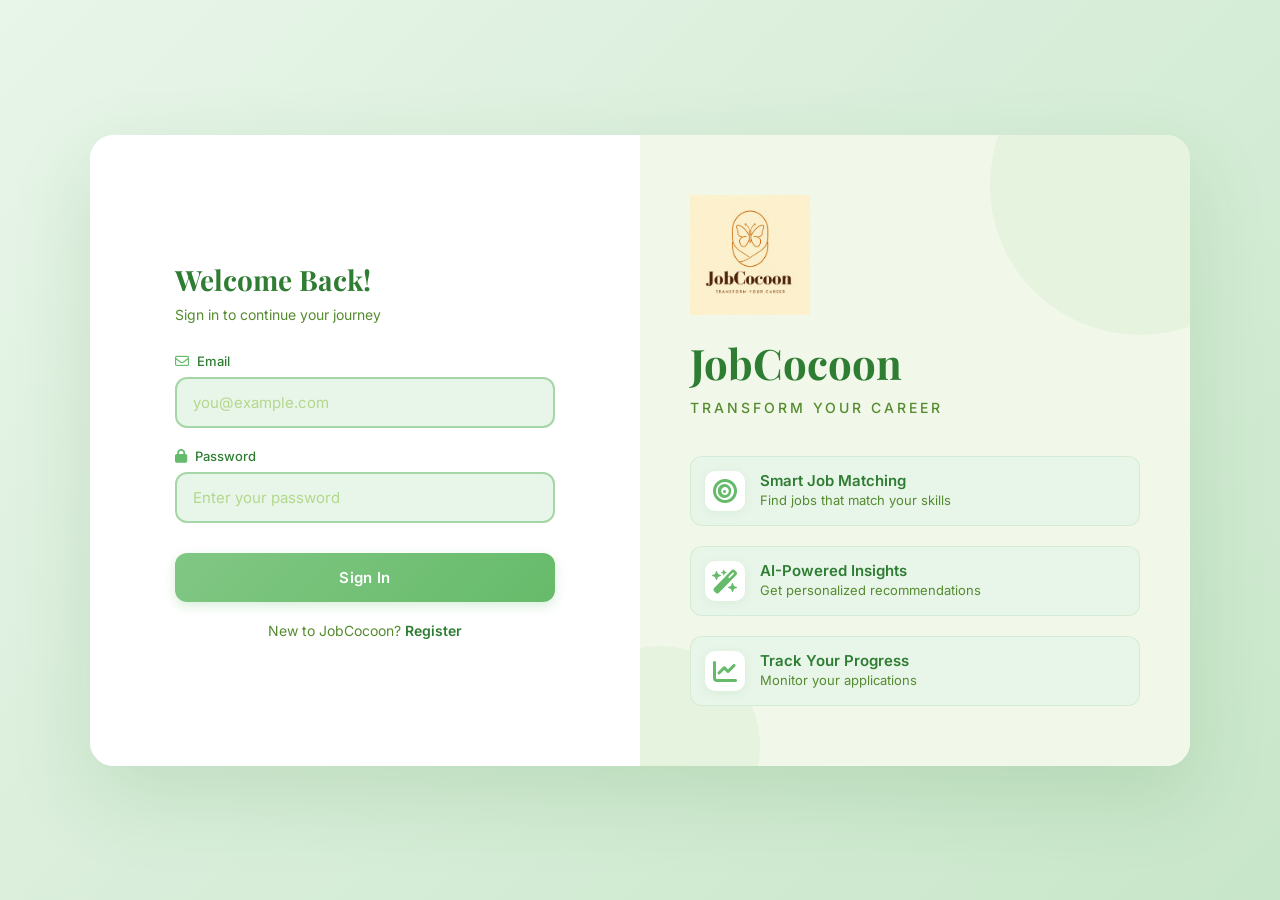
<file: frontend/index.html>
<!DOCTYPE html>
<html lang="en">
<head>
    <meta charset="UTF-8">
    <meta name="viewport" content="width=device-width, initial-scale=1.0">
    <title>JobCocoon - Transform Your Career</title>
    
    <!-- Favicon -->
    <link rel="icon" type="image/png" href="assets/JobCocoon logo.png">
    
    <!-- Google Fonts -->
    <link rel="preconnect" href="https://fonts.googleapis.com">
    <link rel="preconnect" href="https://fonts.gstatic.com" crossorigin>
    <link href="https://fonts.googleapis.com/css2?family=Playfair+Display:wght@600;700&family=Inter:wght@400;500;600;700&display=swap" rel="stylesheet">
    
    <!-- Font Awesome Icons -->
    <link rel="stylesheet" href="https://cdnjs.cloudflare.com/ajax/libs/font-awesome/6.5.1/css/all.min.css">
    
    <!-- CSS -->
    <link rel="stylesheet" href="css/style.css">
</head>
<body>
    
    <!-- MAIN CONTAINER -->
    <div class="container">
        
        <!-- LEFT SIDE - BRANDING -->
        <div class="branding-side">
            
            <!-- Logo -->
            <img src="assets/JobCocoon logo.png" alt="JobCocoon Logo" class="logo">
            
            <!-- Brand Text -->
            <h1 class="brand-name">JobCocoon</h1>
            <p class="brand-tagline">Transform Your Career</p>
            
            <!-- Features List -->
            <div class="features">
                
                <div class="feature-item">
                    <span class="feature-icon">
                        <i class="fa-solid fa-bullseye"></i>
                    </span>
                    <div>
                        <h3>Smart Job Matching</h3>
                        <p>Find jobs that match your skills</p>
                    </div>
                </div>
                
                <div class="feature-item">
                    <span class="feature-icon">
                        <i class="fa-solid fa-wand-magic-sparkles"></i>
                    </span>
                    <div>
                        <h3>AI-Powered Insights</h3>
                        <p>Get personalized recommendations</p>
                    </div>
                </div>
                
                <div class="feature-item">
                    <span class="feature-icon">
                        <i class="fa-solid fa-chart-line"></i>
                    </span>
                    <div>
                        <h3>Track Your Progress</h3>
                        <p>Monitor your applications</p>
                    </div>
                </div>
                
            </div>
            
        </div>
        
        <!-- RIGHT SIDE - AUTH FORMS -->
        <div class="auth-side">
            
            <div class="auth-card">
                
                <!-- LOGIN FORM -->
                <form id="loginForm" class="auth-form">
                    <h2>Welcome Back!</h2>
                    <p class="form-subtitle">Sign in to continue your journey</p>
                    
                    <div class="form-group">
                        <label for="email">
                            <i class="fa-regular fa-envelope"></i>
                            Email
                        </label>
                        <input 
                            type="email" 
                            id="email" 
                            placeholder="you@example.com"
                            required
                            autocomplete="email"
                        >
                    </div>
                    
                    <div class="form-group">
                        <label for="password">
                            <i class="fa-solid fa-lock"></i>
                            Password
                        </label>
                        <input 
                            type="password" 
                            id="password" 
                            placeholder="Enter your password"
                            required
                            autocomplete="current-password"
                        >
                    </div>
                    
                    <button type="submit" class="btn-primary">
                        Sign In
                    </button>
                </form>
                
                <!-- REGISTER FORM (Hidden by default) -->
                <form id="registerForm" class="auth-form" style="display: none;">
                    <h2>Join JobCocoon</h2>
                    <p class="form-subtitle">Start your career transformation</p>
                    
                    <div class="form-group">
                        <label for="regName">
                            <i class="fa-regular fa-user"></i>
                            Full Name
                        </label>
                        <input 
                            type="text" 
                            id="regName" 
                            placeholder="Your Full Name"
                            required
                            autocomplete="name"
                        >
                    </div>
                    
                    <div class="form-group">
                        <label for="regEmail">
                            <i class="fa-regular fa-envelope"></i>
                            Email
                        </label>
                        <input 
                            type="email" 
                            id="regEmail" 
                            placeholder="you@example.com"
                            required
                            autocomplete="email"
                        >
                    </div>
                    
                    <div class="form-group">
                        <label for="regPassword">
                            <i class="fa-solid fa-lock"></i>
                            Password
                        </label>
                        <input 
                            type="password" 
                            id="regPassword" 
                            placeholder="Min 8 characters"
                            required
                            minlength="8"
                            autocomplete="new-password"
                        >
                    </div>
                    
                    <button type="submit" class="btn-primary">
                        Create Account
                    </button>
                </form>
                
                <!-- TOGGLE BUTTON -->
                <button type="button" id="toggleForm" class="btn-toggle">
                    New to JobCocoon? <span>Register</span>
                </button>
                
                <!-- MESSAGE -->
                <div id="message"></div>
                
            </div>
            
        </div>
        
    </div>
    
    <!-- JS -->
    <script src="js/api.js"></script>
    <script src="js/auth.js"></script>
    
</body>
</html>
</file>
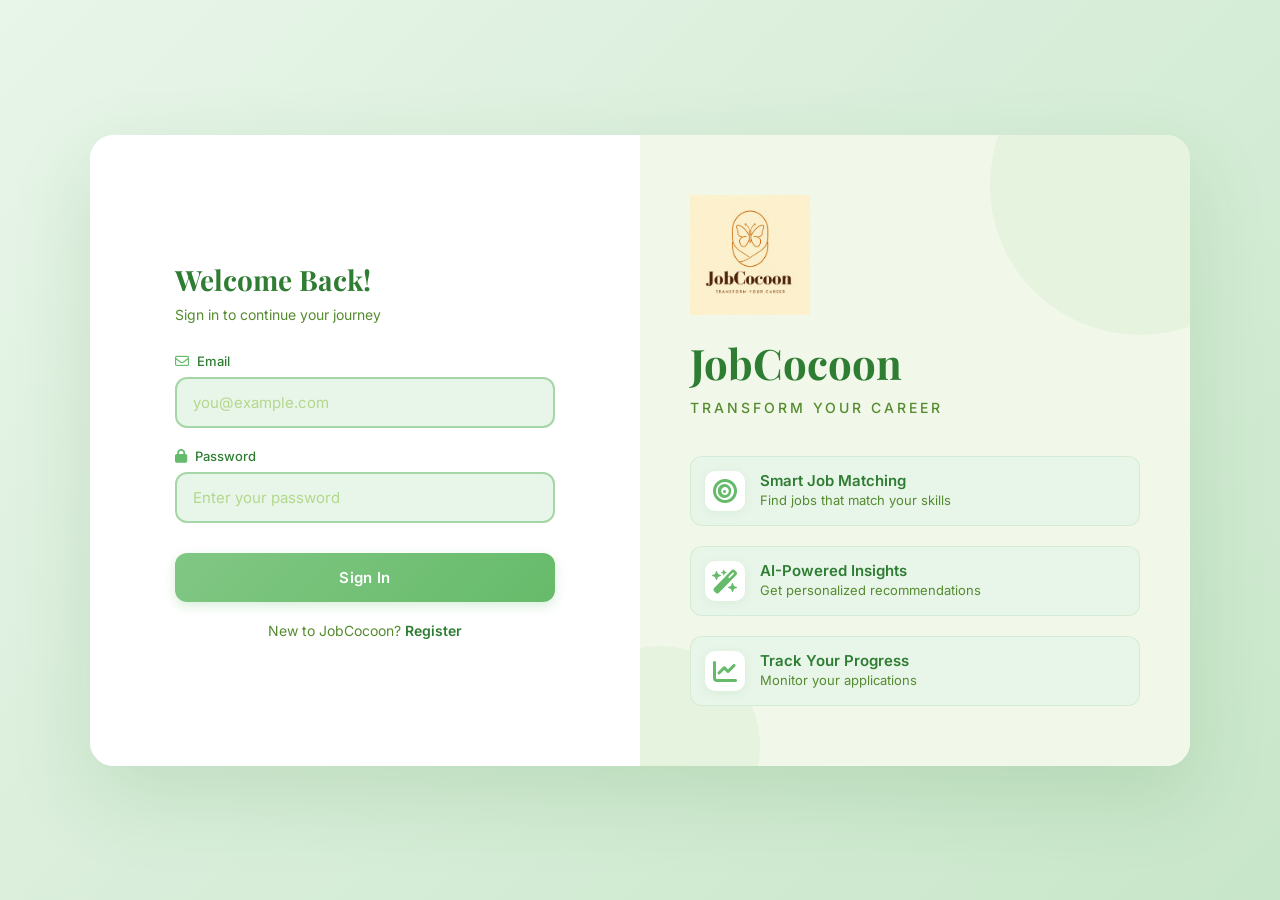
<file: frontend/pages/applications.html>
<!DOCTYPE html>
<html lang="en">
<head>
    <meta charset="UTF-8">
    <meta name="viewport" content="width=device-width, initial-scale=1.0">
    <title>JobCocoon - Applications</title>
    
    <link rel="icon" type="image/png" href="../assets/JobCocoon logo.png">
    
    <link rel="preconnect" href="https://fonts.googleapis.com">
    <link rel="preconnect" href="https://fonts.gstatic.com" crossorigin>
    <link href="https://fonts.googleapis.com/css2?family=Playfair+Display:wght@600;700&family=Inter:wght@400;500;600;700&display=swap" rel="stylesheet">
    
    <link rel="stylesheet" href="https://cdnjs.cloudflare.com/ajax/libs/font-awesome/6.5.1/css/all.min.css">
    
    <link rel="stylesheet" href="../css/dashboard.css">
    <link rel="stylesheet" href="../css/applications.css">
    <link rel="stylesheet" href="../css/notifications.css">
</head>
<body>
    
    <div class="dashboard">
        
        <!-- SIDEBAR -->
        <aside class="sidebar">
            <div class="sidebar-logo">
                <img src="../assets/JobCocoon logo.png" alt="JobCocoon">
            </div>
            <nav class="sidebar-nav">
                <a href="dashboard.html" class="nav-item" title="Dashboard">
                    <i class="fa-solid fa-chart-pie"></i>
                    <span>Dashboard</span>
                </a>
                <a href="jobs.html" class="nav-item" title="Jobs">
                    <i class="fa-solid fa-briefcase"></i>
                    <span>Jobs</span>
                </a>
                <a href="saved-jobs.html" class="nav-item" title="Saved Jobs"><i class="fa-solid fa-bookmark"></i><span>Saved Jobs</span></a>
                <a href="applications.html" class="nav-item active" title="Applications">
                    <i class="fa-solid fa-file-lines"></i>
                    <span>Applications</span>
                </a>
                <a href="skills.html" class="nav-item" title="Skills">
                    <i class="fa-solid fa-graduation-cap"></i>
                    <span>Skills</span>
                </a>
                <a href="analytics.html" class="nav-item" title="Analytics">
                    <i class="fa-solid fa-chart-line"></i>
                    <span>Analytics</span>
                </a>
            </nav>
            <div class="sidebar-bottom">
                <a href="settings.html" class="nav-item" title="Settings">
                    <i class="fa-solid fa-gear"></i>
                    <span>Settings</span>
                </a>
                <button class="nav-item logout-btn" onclick="logout()" title="Logout">
                    <i class="fa-solid fa-right-from-bracket"></i>
                    <span>Logout</span>
                </button>
            </div>
        </aside>
        
        <!-- MAIN -->
        <main class="main-content">
            
            <!-- TOP BAR -->
            <header class="topbar">
                <div class="search-box">
                    <i class="fa-solid fa-magnifying-glass"></i>
                    <input type="text" placeholder="Search applications..." id="searchInput">
                </div>
                <div class="topbar-actions">
                    <button class="icon-btn" title="Notifications">
                        <i class="fa-regular fa-bell"></i>
                        <span class="notification-dot"></span>
                    </button>
                    <div class="user-menu">
                        <div class="user-avatar" id="userAvatar">L</div>
                        <div class="user-info">
                            <span class="user-name" id="userName">Laiba</span>
                            <span class="user-email" id="userEmail">laiba@test.com</span>
                        </div>
                    </div>
                </div>
            </header>
            
            <!-- PAGE HEADER -->
            <div class="page-header">
                <div>
                    <h1>Applications </h1>
                    <p class="page-subtitle">Track all your job applications in one place</p>
                </div>
            </div>
            
            <!-- STATS CARDS -->
            <section class="stats-row" id="statsRow">
                <div class="stat-mini-card">
                    <div class="stat-mini-icon stat-total">
                        <i class="fa-solid fa-file-lines"></i>
                    </div>
                    <div>
                        <div class="stat-mini-value" id="statTotal">—</div>
                        <div class="stat-mini-label">Total</div>
                    </div>
                </div>
                <div class="stat-mini-card">
                    <div class="stat-mini-icon stat-applied">
                        <i class="fa-solid fa-paper-plane"></i>
                    </div>
                    <div>
                        <div class="stat-mini-value" id="statApplied">—</div>
                        <div class="stat-mini-label">Applied</div>
                    </div>
                </div>
                <div class="stat-mini-card">
                    <div class="stat-mini-icon stat-interview">
                        <i class="fa-solid fa-comments"></i>
                    </div>
                    <div>
                        <div class="stat-mini-value" id="statInterview">—</div>
                        <div class="stat-mini-label">Interviews</div>
                    </div>
                </div>
                <div class="stat-mini-card">
                    <div class="stat-mini-icon stat-offer">
                        <i class="fa-solid fa-trophy"></i>
                    </div>
                    <div>
                        <div class="stat-mini-value" id="statOffer">—</div>
                        <div class="stat-mini-label">Offers</div>
                    </div>
                </div>
            </section>
            
            <!-- FILTER TABS -->
            <div class="filter-tabs">
                <button class="filter-tab active" data-filter="all" onclick="switchFilter('all')">
                    <i class="fa-solid fa-list"></i> All
                </button>
                <button class="filter-tab" data-filter="applied" onclick="switchFilter('applied')">
                    <i class="fa-solid fa-paper-plane"></i> Applied
                </button>
                <button class="filter-tab" data-filter="interview" onclick="switchFilter('interview')">
                    <i class="fa-solid fa-comments"></i> Interview
                </button>
                <button class="filter-tab" data-filter="offer" onclick="switchFilter('offer')">
                    <i class="fa-solid fa-trophy"></i> Offer
                </button>
                <button class="filter-tab" data-filter="rejected" onclick="switchFilter('rejected')">
                    <i class="fa-solid fa-xmark"></i> Rejected
                </button>
            </div>
            
            <!-- APPLICATIONS LIST -->
            <div class="applications-list" id="applicationsList">
                <div class="skeleton-card"></div>
                <div class="skeleton-card"></div>
            </div>
            
        </main>
    </div>
    
    <!-- UPDATE STATUS MODAL -->
    <div class="modal" id="updateModal">
        <div class="modal-content" style="max-width: 500px;">
            <div class="modal-header">
                <h2>Update Status</h2>
                <button class="modal-close" onclick="closeUpdateModal()">
                    <i class="fa-solid fa-xmark"></i>
                </button>
            </div>
            <form id="updateForm" class="modal-body">
                <input type="hidden" id="updateAppId">
                
                <div class="form-group-modal">
                    <label>Status</label>
                    <select id="updateStatus" required>
                        <option value="applied">Applied</option>
                        <option value="interview">Interview</option>
                        <option value="offer">Offer</option>
                        <option value="accepted">Accepted</option>
                        <option value="rejected">Rejected</option>
                    </select>
                </div>
                
                <div class="form-group-modal">
                    <label>Notes</label>
                    <textarea id="updateNotes" rows="4" placeholder="Add notes about this application..."></textarea>
                </div>
                
                <div class="modal-footer">
                    <button type="button" class="btn-cancel" onclick="closeUpdateModal()">Cancel</button>
                    <button type="submit" class="btn-primary-modal">Update</button>
                </div>
            </form>
        </div>
    </div>
    
    <script src="../js/api.js"></script>
    <script src="../js/dashboard.js"></script>
    <script src="../js/applications.js"></script>
    
    <script src="../js/notifications.js"></script>
</body>
</html>
</file>
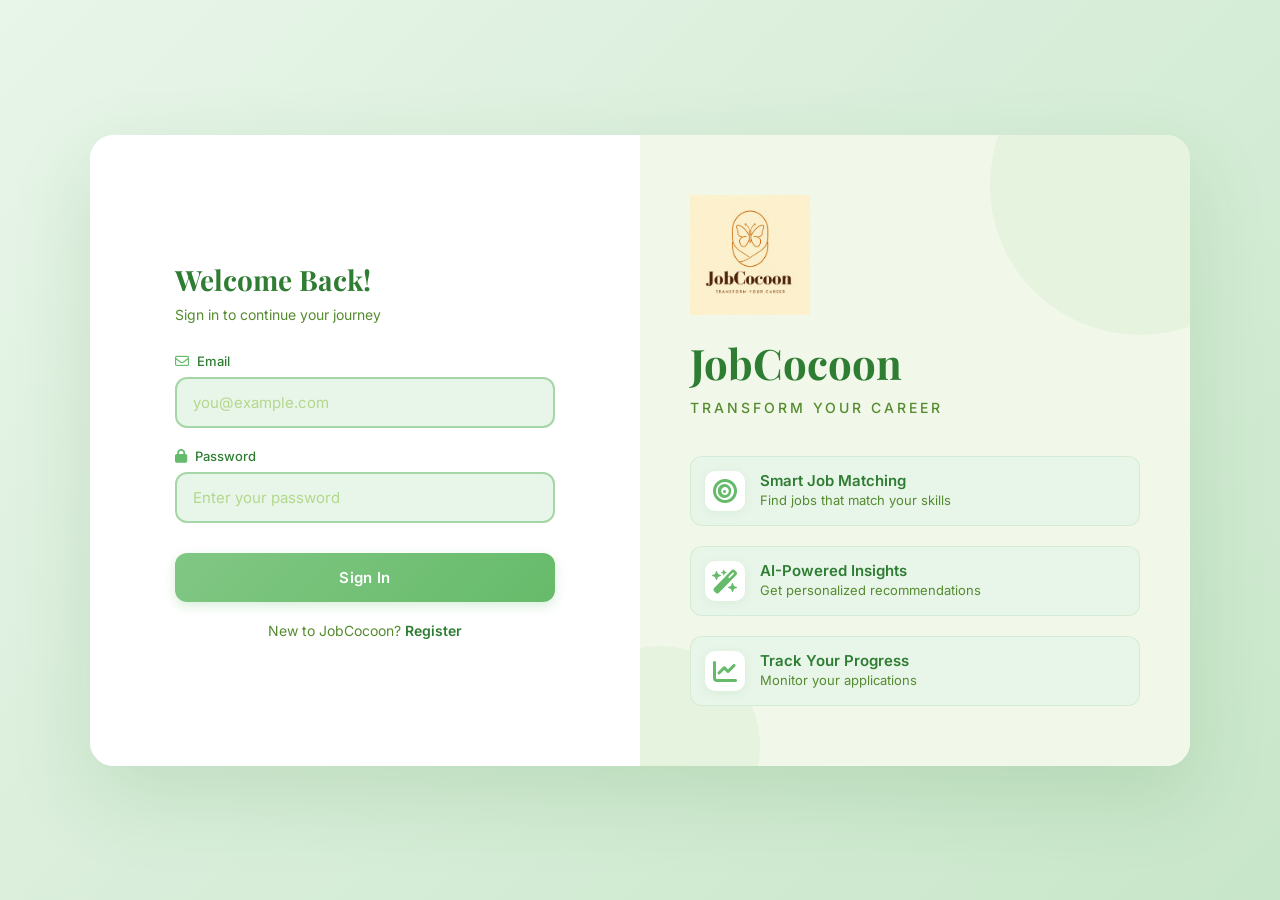
<file: frontend/pages/jobs.html>
<!DOCTYPE html>
<html lang="en">
<head>
    <meta charset="UTF-8">
    <meta name="viewport" content="width=device-width, initial-scale=1.0">
    <title>JobCocoon - Jobs</title>
    
    <link rel="icon" type="image/png" href="../assets/JobCocoon logo.png">
    
    <!-- Google Fonts -->
    <link rel="preconnect" href="https://fonts.googleapis.com">
    <link rel="preconnect" href="https://fonts.gstatic.com" crossorigin>
    <link href="https://fonts.googleapis.com/css2?family=Playfair+Display:wght@600;700&family=Inter:wght@400;500;600;700&display=swap" rel="stylesheet">
    
    <!-- Font Awesome -->
    <link rel="stylesheet" href="https://cdnjs.cloudflare.com/ajax/libs/font-awesome/6.5.1/css/all.min.css">
    
    <!-- CSS -->
    <link rel="stylesheet" href="../css/dashboard.css">
    <link rel="stylesheet" href="../css/jobs.css">
    <link rel="stylesheet" href="../css/notifications.css">
</head>
<body>
    
    <div class="dashboard">
        
        <!-- ============================================
             SIDEBAR
             ============================================ -->
        <aside class="sidebar">
            <div class="sidebar-logo">
                <img src="../assets/JobCocoon logo.png" alt="JobCocoon">
            </div>
            
            <nav class="sidebar-nav">
                <a href="dashboard.html" class="nav-item" title="Dashboard">
                    <i class="fa-solid fa-chart-pie"></i>
                    <span>Dashboard</span>
                </a>
                <a href="jobs.html" class="nav-item active" title="Jobs">
                    <i class="fa-solid fa-briefcase"></i>
                    <span>Jobs</span>
                </a>
                <a href="saved-jobs.html" class="nav-item" title="Saved Jobs"><i class="fa-solid fa-bookmark"></i><span>Saved Jobs</span></a>
                <a href="applications.html" class="nav-item" title="Applications">
                    <i class="fa-solid fa-file-lines"></i>
                    <span>Applications</span>
                </a>
                <a href="skills.html" class="nav-item" title="Skills">
                    <i class="fa-solid fa-graduation-cap"></i>
                    <span>Skills</span>
                </a>
                <a href="analytics.html" class="nav-item" title="Analytics">
                    <i class="fa-solid fa-chart-line"></i>
                    <span>Analytics</span>
                </a>
            </nav>
            
            <div class="sidebar-bottom">
                <a href="settings.html" class="nav-item" title="Settings">
                    <i class="fa-solid fa-gear"></i>
                    <span>Settings</span>
                </a>
                <button class="nav-item logout-btn" onclick="logout()" title="Logout">
                    <i class="fa-solid fa-right-from-bracket"></i>
                    <span>Logout</span>
                </button>
            </div>
        </aside>
        
        <!-- ============================================
             MAIN CONTENT
             ============================================ -->
        <main class="main-content">
            
            <!-- TOP BAR -->
            <header class="topbar">
                <div class="search-box">
                    <i class="fa-solid fa-magnifying-glass"></i>
                    <input type="text" placeholder="Search jobs, companies, skills..." id="searchInput">
                </div>
                
                <div class="topbar-actions">
                    <button class="icon-btn" title="Notifications">
                        <i class="fa-regular fa-bell"></i>
                        <span class="notification-dot"></span>
                    </button>
                    
                    <div class="user-menu">
                        <div class="user-avatar" id="userAvatar">L</div>
                        <div class="user-info">
                            <span class="user-name" id="userName">Laiba</span>
                            <span class="user-email" id="userEmail">laiba@test.com</span>
                        </div>
                    </div>
                </div>
            </header>
            
            <!-- PAGE HEADER -->
            <div class="page-header">
                <div>
                    <h1>Jobs </h1>
                    <p class="page-subtitle">Find and track jobs that match your skills</p>
                </div>
                <button class="btn-add" id="addJobBtn" onclick="openAddJobModal()" hidden>
                    <i class="fa-solid fa-plus"></i>
                    Add Job
                </button>
            </div>
            <div class="active-skill-filter" id="activeSkillFilter" hidden>Filtering by skill: <strong id="activeSkillName"></strong> <button type="button" id="clearSkillFilter">Clear</button></div>
            <div class="jobs-count" id="jobsCount" aria-live="polite"></div>
            
            <!-- FILTER TABS -->
            <div class="filter-tabs">
                <button class="filter-tab active" data-filter="all" onclick="switchFilter('all')">
                    <i class="fa-solid fa-list"></i>
                    All Jobs
                </button>
                <button class="filter-tab" data-filter="matched" onclick="switchFilter('matched')">
                    <i class="fa-solid fa-bullseye"></i>
                    Matched
                </button>
                <button class="filter-tab" data-filter="verified" onclick="switchFilter('verified')">
                    <i class="fa-solid fa-circle-check"></i>
                    Verified
                </button>
            </div>
            
            <!-- JOBS GRID -->
            <div class="jobs-grid" id="jobsGrid">
                <div class="skeleton-card"></div>
                <div class="skeleton-card"></div>
                <div class="skeleton-card"></div>
            </div>
            <div class="load-more-wrap"><button type="button" id="loadMoreBtn" class="btn-add" hidden>Load More Jobs</button></div>
            
        </main>
    </div>
    
    <!-- ============================================
         ADD JOB MODAL
         ============================================ -->
    <div class="modal" id="addJobModal">
        <div class="modal-content">
            <div class="modal-header">
                <h2>Add New Job</h2>
                <button class="modal-close" onclick="closeAddJobModal()">
                    <i class="fa-solid fa-xmark"></i>
                </button>
            </div>
            <form id="addJobForm" class="modal-body">
                <div class="form-row">
                    <div class="form-group-modal">
                        <label>Job Title *</label>
                        <input type="text" id="jobTitle" required placeholder="e.g. Python Developer">
                    </div>
                    <div class="form-group-modal">
                        <label>Company *</label>
                        <input type="text" id="jobCompany" required placeholder="e.g. Systems Limited">
                    </div>
                </div>
                <div class="form-row">
                    <div class="form-group-modal">
                        <label>Location</label>
                        <input type="text" id="jobLocation" placeholder="e.g. Karachi">
                    </div>
                    <div class="form-group-modal">
                        <label>Salary Range</label>
                        <input type="text" id="jobSalary" placeholder="e.g. 100,000 - 200,000">
                    </div>
                </div>
                <div class="form-row">
                    <div class="form-group-modal">
                        <label>Source</label>
                        <input type="text" id="jobSource" placeholder="e.g. LinkedIn">
                    </div>
                    <div class="form-group-modal">
                        <label>Job URL</label>
                        <input type="url" id="jobUrl" placeholder="https://...">
                    </div>
                </div>
                <div class="form-group-modal">
                    <label>Description</label>
                    <textarea id="jobDescription" rows="3" placeholder="Job description..."></textarea>
                </div>
                <div class="form-group-modal">
                    <label>Required Skills (comma separated)</label>
                    <input type="text" id="jobSkills" placeholder="e.g. Python, SQL, Docker">
                </div>
                <div class="modal-footer">
                    <button type="button" class="btn-cancel" onclick="closeAddJobModal()">Cancel</button>
                    <button type="submit" class="btn-primary-modal">Save Job</button>
                </div>
            </form>
        </div>
    </div>
    
    <!-- ============================================
         JOB DETAILS MODAL
         ============================================ -->
    <div class="modal" id="jobDetailModal">
        <div class="modal-content" id="jobDetailContent">
            <!-- Filled by JS -->
        </div>
    </div>
    
    <!-- Scripts -->
    <script src="../js/api.js"></script>
    <script src="../js/dashboard.js"></script>
    <script src="../js/jobs.js"></script>
    
    <script src="../js/notifications.js"></script>
</body>
</html>
</file>
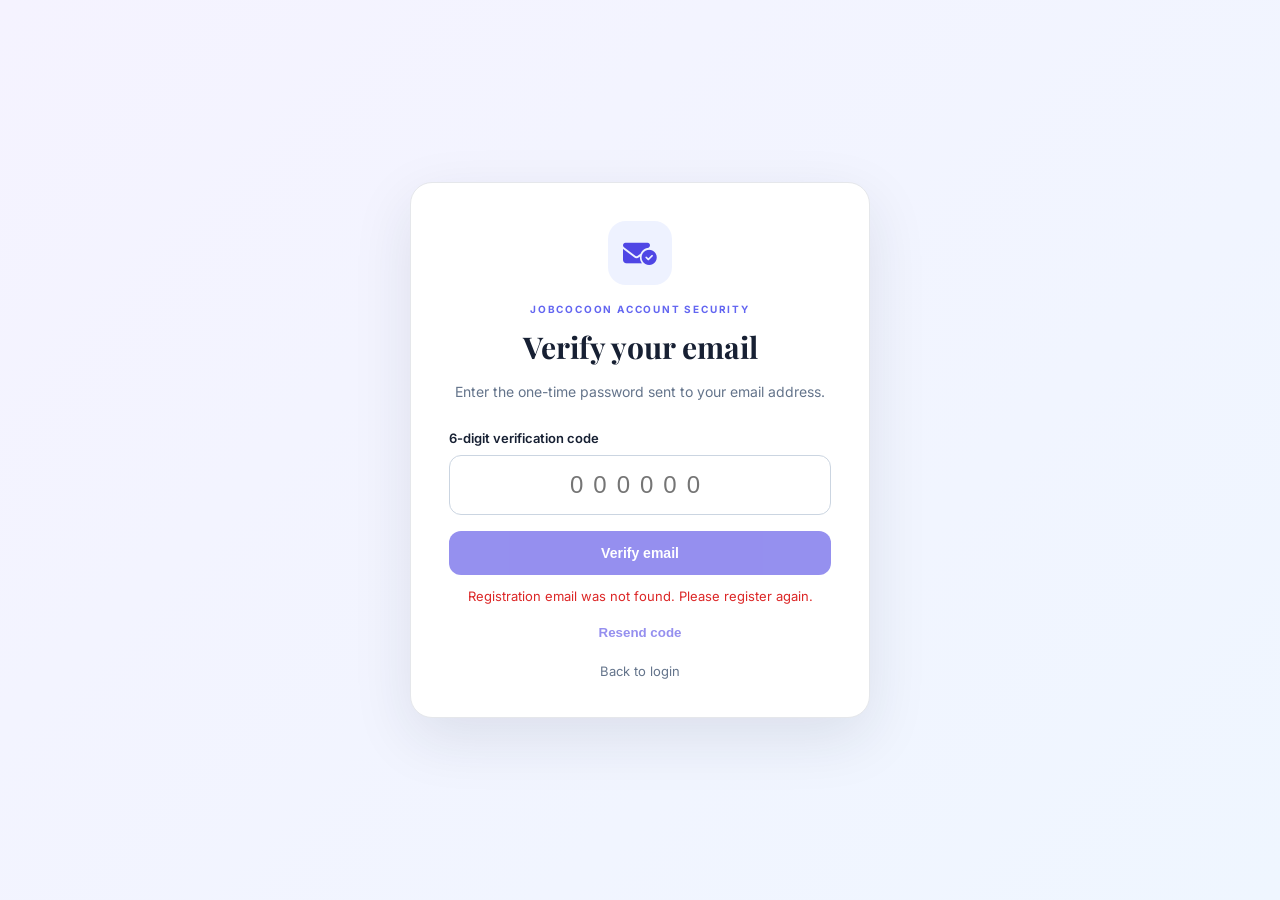
<file: frontend/pages/otp-verification.html>
<!DOCTYPE html>
<html lang="en"><head><meta charset="UTF-8"><meta name="viewport" content="width=device-width, initial-scale=1.0"><title>JobCocoon - Verify Email</title><link rel="preconnect" href="https://fonts.googleapis.com"><link rel="preconnect" href="https://fonts.gstatic.com" crossorigin><link href="https://fonts.googleapis.com/css2?family=Playfair+Display:wght@600;700&family=Inter:wght@400;500;600;700&display=swap" rel="stylesheet"><link rel="stylesheet" href="https://cdnjs.cloudflare.com/ajax/libs/font-awesome/6.5.1/css/all.min.css"><link rel="stylesheet" href="../css/otp-verification.css"></head><body><main class="otp-shell"><section class="otp-card"><div class="otp-mark"><i class="fa-solid fa-envelope-circle-check"></i></div><p class="otp-eyebrow">JOBCOCOON ACCOUNT SECURITY</p><h1>Verify your email</h1><p class="otp-description">Enter the one-time password sent to your email address.</p><form id="otpForm"><label for="otpCode">6-digit verification code</label><input id="otpCode" name="otp" type="text" inputmode="numeric" autocomplete="one-time-code" maxlength="6" pattern="[0-9]{6}" placeholder="000000" required><button type="submit" id="verifyOtpBtn">Verify email</button></form><p id="otpMessage" class="otp-message" role="status" aria-live="polite"></p><button type="button" id="resendOtpBtn" class="otp-resend">Resend code</button><a class="otp-back" href="../index.html">Back to login</a></section></main><script src="../js/api.js"></script><script src="../js/otp-verification.js"></script></body></html>
</file>
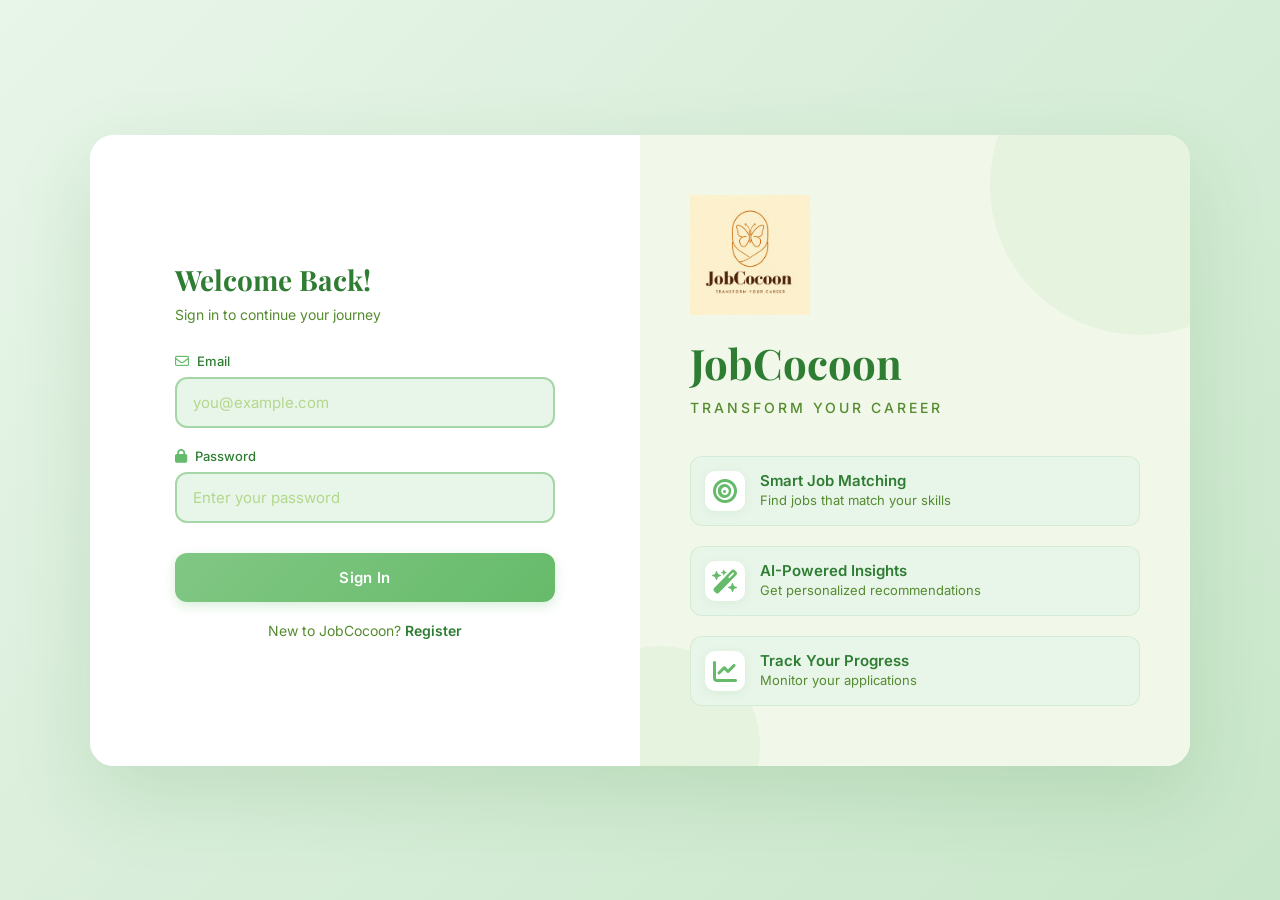
<file: frontend/pages/saved-jobs.html>
<!DOCTYPE html>
<html lang="en">
<head>
  <meta charset="UTF-8">
  <meta name="viewport" content="width=device-width, initial-scale=1.0">
  <title>JobCocoon - Saved Jobs</title>
  <link rel="icon" type="image/png" href="../assets/JobCocoon logo.png">
  <link rel="preconnect" href="https://fonts.googleapis.com">
  <link rel="preconnect" href="https://fonts.gstatic.com" crossorigin>
  <link href="https://fonts.googleapis.com/css2?family=Playfair+Display:wght@600;700&family=Inter:wght@400;500;600;700&display=swap" rel="stylesheet">
  <link rel="stylesheet" href="https://cdnjs.cloudflare.com/ajax/libs/font-awesome/6.5.1/css/all.min.css">
  <link rel="stylesheet" href="../css/dashboard.css">
  <link rel="stylesheet" href="../css/saved-jobs.css">
    <link rel="stylesheet" href="../css/notifications.css">
</head>
<body>
<div class="dashboard">
  <aside class="sidebar">
    <div class="sidebar-logo"><img src="../assets/JobCocoon logo.png" alt="JobCocoon"></div>
    <nav class="sidebar-nav">
      <a href="dashboard.html" class="nav-item"><i class="fa-solid fa-chart-pie"></i><span>Dashboard</span></a>
      <a href="jobs.html" class="nav-item"><i class="fa-solid fa-briefcase"></i><span>Jobs</span></a>
      <a href="saved-jobs.html" class="nav-item active"><i class="fa-solid fa-bookmark"></i><span>Saved Jobs</span></a>
      <a href="applications.html" class="nav-item"><i class="fa-solid fa-file-lines"></i><span>Applications</span></a>
      <a href="skills.html" class="nav-item"><i class="fa-solid fa-graduation-cap"></i><span>Skills</span></a>
      <a href="analytics.html" class="nav-item"><i class="fa-solid fa-chart-line"></i><span>Analytics</span></a>
    </nav>
    <div class="sidebar-bottom">
      <a href="settings.html" class="nav-item"><i class="fa-solid fa-gear"></i><span>Settings</span></a>
      <button class="nav-item logout-btn" onclick="logout()"><i class="fa-solid fa-right-from-bracket"></i><span>Logout</span></button>
    </div>
  </aside>
  <main class="main-content">
    <header class="topbar">
      <div class="search-box"><i class="fa-solid fa-magnifying-glass"></i><input id="savedSearch" type="search" placeholder="Search saved jobs..."></div>
      <div class="topbar-actions"><div class="user-menu"><div class="user-avatar" id="userAvatar">U</div><div class="user-info"><span class="user-name" id="userName">User</span><span class="user-email" id="userEmail"></span></div></div></div>
    </header>
    <section class="page-header"><div><h1>Saved Jobs</h1><p class="page-subtitle">Keep interesting opportunities in one place.</p></div><a class="saved-back-link" href="jobs.html"><i class="fa-solid fa-arrow-left"></i> Browse jobs</a></section>
    <div class="saved-jobs-toolbar"><span id="savedCount">Loading saved jobs...</span><button class="saved-refresh" id="refreshSaved"><i class="fa-solid fa-rotate"></i> Refresh</button></div>
    <section class="saved-jobs-grid" id="savedJobsGrid" aria-live="polite"><div class="saved-state">Loading your saved jobs...</div></section>
  </main>
</div>
<script src="../js/api.js"></script>
<script src="../js/dashboard.js"></script>
<script src="../js/saved-jobs.js"></script>
    <script src="../js/notifications.js"></script>
</body>
</html>
</file>
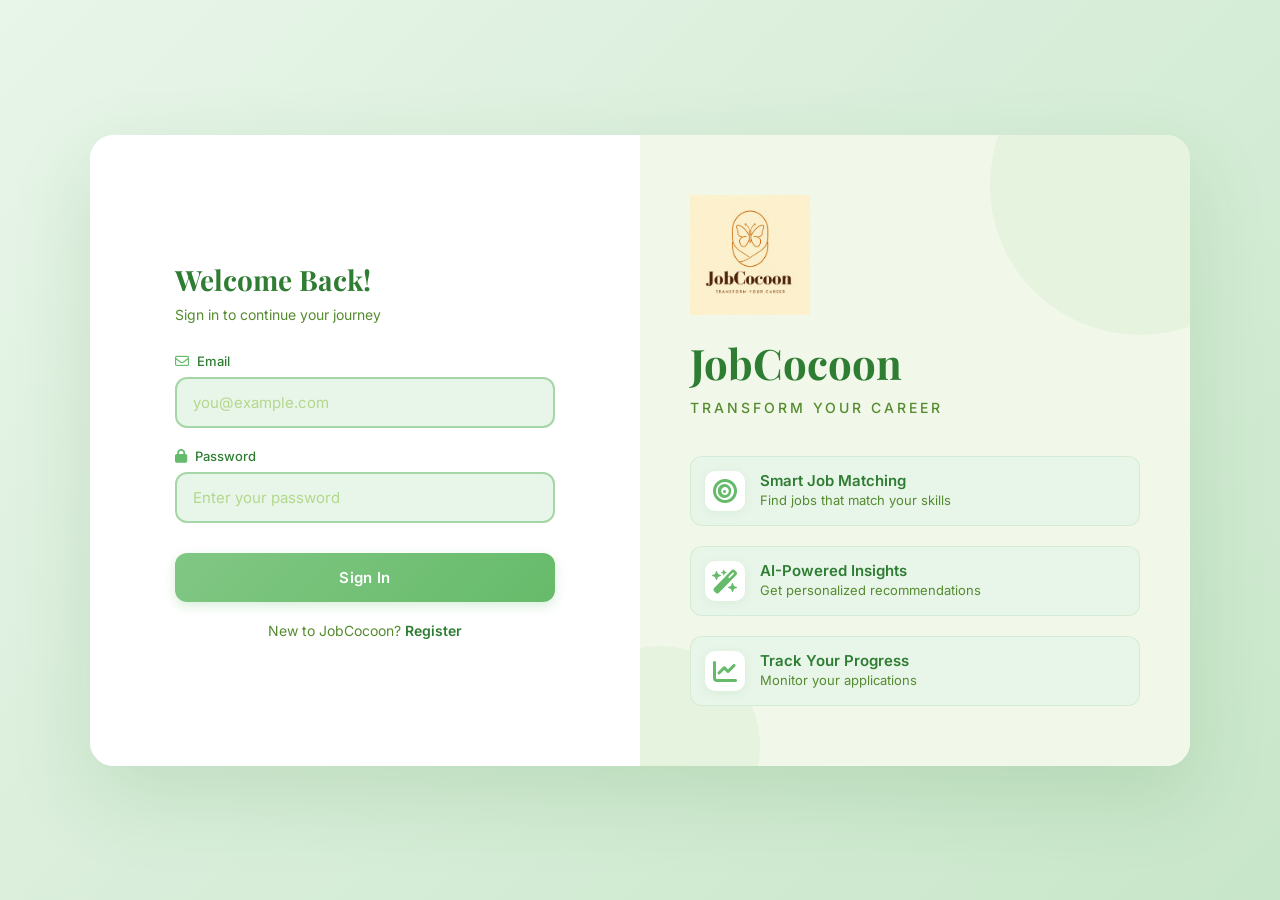
<file: frontend/pages/settings.html>
<!DOCTYPE html>
<html lang="en"><head><meta charset="UTF-8"><meta name="viewport" content="width=device-width, initial-scale=1.0"><title>JobCocoon - Settings</title><link rel="icon" type="image/png" href="../assets/JobCocoon logo.png"><link rel="preconnect" href="https://fonts.googleapis.com"><link rel="preconnect" href="https://fonts.gstatic.com" crossorigin><link href="https://fonts.googleapis.com/css2?family=Playfair+Display:wght@600;700&family=Inter:wght@400;500;600;700&display=swap" rel="stylesheet"><link rel="stylesheet" href="https://cdnjs.cloudflare.com/ajax/libs/font-awesome/6.5.1/css/all.min.css"><link rel="stylesheet" href="../css/dashboard.css"><link rel="stylesheet" href="../css/settings.css">    <link rel="stylesheet" href="../css/notifications.css">
</head>
<body><div class="dashboard"><aside class="sidebar"><div class="sidebar-logo"><img src="../assets/JobCocoon logo.png" alt="JobCocoon"></div><nav class="sidebar-nav"><a href="dashboard.html" class="nav-item"><i class="fa-solid fa-chart-pie"></i><span>Dashboard</span></a><a href="jobs.html" class="nav-item"><i class="fa-solid fa-briefcase"></i><span>Jobs</span></a><a href="saved-jobs.html" class="nav-item"><i class="fa-solid fa-bookmark"></i><span>Saved Jobs</span></a><a href="applications.html" class="nav-item"><i class="fa-solid fa-file-lines"></i><span>Applications</span></a><a href="skills.html" class="nav-item"><i class="fa-solid fa-graduation-cap"></i><span>Skills</span></a><a href="analytics.html" class="nav-item"><i class="fa-solid fa-chart-line"></i><span>Analytics</span></a></nav><div class="sidebar-bottom"><a href="settings.html" class="nav-item active"><i class="fa-solid fa-gear"></i><span>Settings</span></a><button class="nav-item logout-btn" onclick="logout()"><i class="fa-solid fa-right-from-bracket"></i><span>Logout</span></button></div></aside>
<main class="main-content"><header class="topbar"><div><h2>Settings</h2></div><div class="topbar-actions"><div class="user-menu"><div class="user-avatar" id="userAvatar">U</div><div class="user-info"><span class="user-name" id="userName">User</span><span class="user-email" id="userEmail"></span></div></div></div></header><section class="page-header"><div><h1>Account Settings</h1><p class="page-subtitle">Manage your account and preferences.</p></div></section><section class="settings-grid"><article class="settings-card"><div class="settings-icon"><i class="fa-solid fa-user"></i></div><div><h3>Profile</h3><p>Update your desired role, location and experience from your Skills page.</p><a href="skills.html">Open profile <i class="fa-solid fa-arrow-right"></i></a></div></article><article class="settings-card"><div class="settings-icon"><i class="fa-solid fa-bell"></i></div><div><h3>Notifications</h3><p>Choose which reminders you want to see in this browser.</p>
<form id="notificationSettingsForm" class="notification-settings">
<label><input type="checkbox" id="emailAlerts"> Email and application reminders</label>
<label><input type="checkbox" id="jobAlerts"> New matching job alerts</label>
<button type="submit" class="settings-save">Save preferences</button><span id="settingsStatus" role="status"></span>
</form></div></article><article class="settings-card"><div class="settings-icon"><i class="fa-solid fa-shield-halved"></i></div><div><h3>Account security</h3><p>Configure which API server this browser uses for local development or production.</p><div class="api-setting"><label for="apiUrlInput">API base URL</label><input id="apiUrlInput" type="url" placeholder="http://127.0.0.1:8000"><button type="button" id="saveApiUrl" class="settings-save">Save API URL</button><button type="button" id="resetApiUrl" class="settings-link">Use automatic default</button><span id="apiStatus" role="status"></span></div></div></article></section></main></div><script src="../js/api.js"></script><script src="../js/dashboard.js"></script><script src="../js/settings.js"></script>    <script src="../js/notifications.js"></script>
</body></html>
</file>
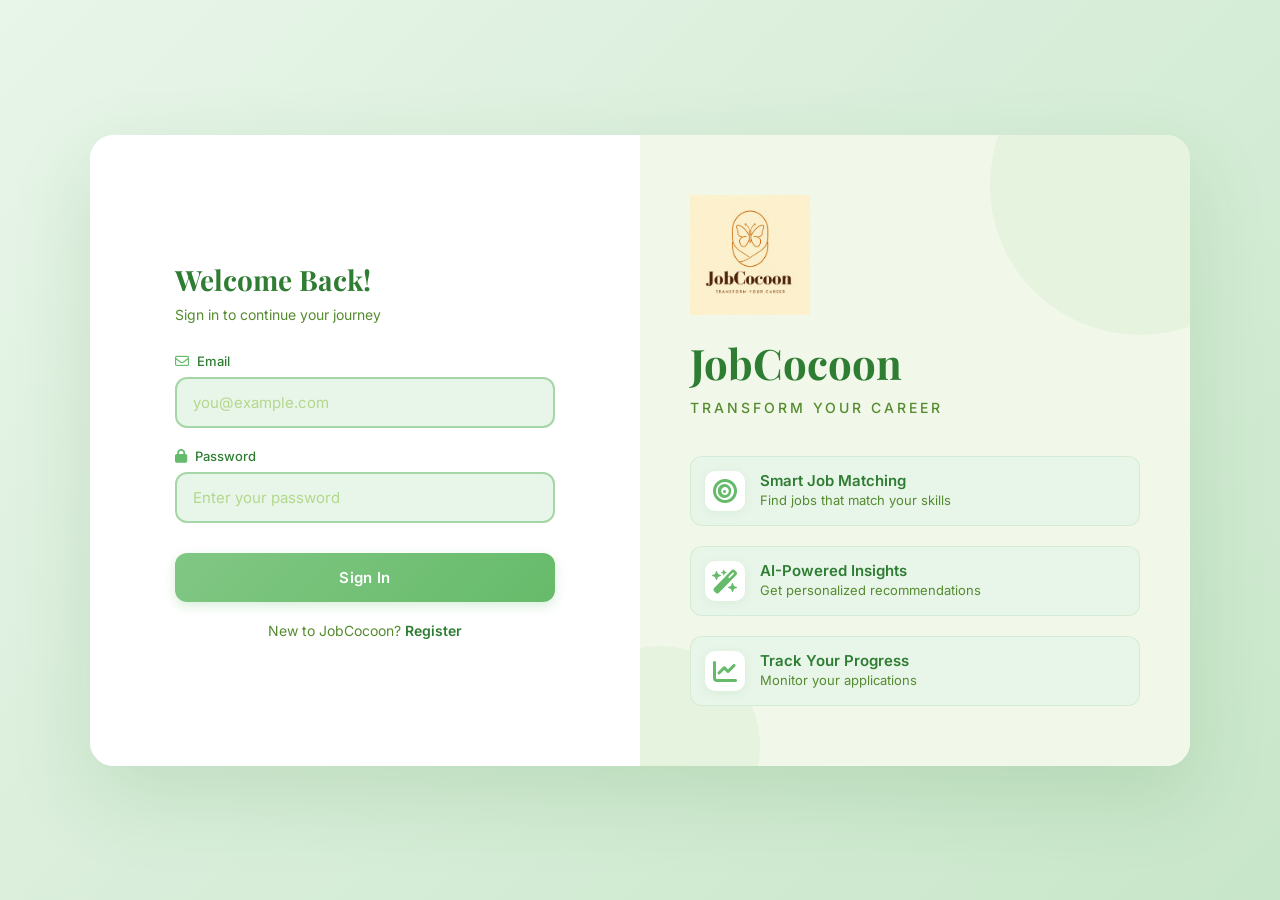
<file: frontend/pages/skills.html>
<!DOCTYPE html>
<html lang="en">
<head>
    <meta charset="UTF-8">
    <meta name="viewport" content="width=device-width, initial-scale=1.0">
    <title>JobCocoon - Skills</title>
    
    <link rel="icon" type="image/png" href="../assets/JobCocoon logo.png">
    
    <!-- Google Fonts -->
    <link rel="preconnect" href="https://fonts.googleapis.com">
    <link rel="preconnect" href="https://fonts.gstatic.com" crossorigin>
    <link href="https://fonts.googleapis.com/css2?family=Playfair+Display:wght@600;700&family=Inter:wght@400;500;600;700&display=swap" rel="stylesheet">
    
    <!-- Font Awesome -->
    <link rel="stylesheet" href="https://cdnjs.cloudflare.com/ajax/libs/font-awesome/6.5.1/css/all.min.css">
    
    <!-- CSS -->
    <link rel="stylesheet" href="../css/dashboard.css">
    <link rel="stylesheet" href="../css/skills.css">
    <link rel="stylesheet" href="../css/notifications.css">
</head>
<body>
    
    <div class="dashboard">
        
        <!-- ============================================
             SIDEBAR
             ============================================ -->
        <aside class="sidebar">
            <div class="sidebar-logo">
                <img src="../assets/JobCocoon logo.png" alt="JobCocoon">
            </div>
            
            <nav class="sidebar-nav">
                <a href="dashboard.html" class="nav-item" title="Dashboard">
                    <i class="fa-solid fa-chart-pie"></i>
                    <span>Dashboard</span>
                </a>
                <a href="jobs.html" class="nav-item" title="Jobs">
                    <i class="fa-solid fa-briefcase"></i>
                    <span>Jobs</span>
                </a>
                <a href="saved-jobs.html" class="nav-item" title="Saved Jobs"><i class="fa-solid fa-bookmark"></i><span>Saved Jobs</span></a>
                <a href="applications.html" class="nav-item" title="Applications">
                    <i class="fa-solid fa-file-lines"></i>
                    <span>Applications</span>
                </a>
                <a href="skills.html" class="nav-item active" title="Skills">
                    <i class="fa-solid fa-graduation-cap"></i>
                    <span>Skills</span>
                </a>
                <a href="analytics.html" class="nav-item" title="Analytics">
                    <i class="fa-solid fa-chart-line"></i>
                    <span>Analytics</span>
                </a>
            </nav>
            
            <div class="sidebar-bottom">
                <a href="settings.html" class="nav-item" title="Settings">
                    <i class="fa-solid fa-gear"></i>
                    <span>Settings</span>
                </a>
                <button class="nav-item logout-btn" onclick="logout()" title="Logout">
                    <i class="fa-solid fa-right-from-bracket"></i>
                    <span>Logout</span>
                </button>
            </div>
        </aside>
        
        <!-- ============================================
             MAIN CONTENT
             ============================================ -->
        <main class="main-content">
            
            <!-- TOP BAR -->
            <header class="topbar sk-topbar">
                <div class="topbar-actions">
                    <div class="user-menu">
                        <div class="user-avatar" id="userAvatar">L</div>
                        <div class="user-info">
                            <span class="user-name" id="userName">Laiba</span>
                            <span class="user-email" id="userEmail">laiba@test.com</span>
                        </div>
                    </div>
                </div>
            </header>
            
            <!-- PAGE HEADER -->
            <div class="page-header">
                <div>
                    <h1>Skills</h1>
                    <p class="page-subtitle">Add the skills you have and we will rank jobs by how well they match you</p>
                </div>
                <button class="btn-add" id="saveBtn" disabled>
                    <i class="fa-solid fa-floppy-disk"></i>
                    Save Changes
                </button>
            </div>
            
            <div class="sk-layout">
                
                <!-- ============================================
                     LEFT: MY SKILLS
                     ============================================ -->
                <section class="card sk-main">
                    <div class="card-header">
                        <h2>My Skills</h2>
                        <div class="sk-header-right">
                            <span class="sk-unsaved" id="unsavedBadge" hidden>
                                <i class="fa-solid fa-circle-exclamation"></i>
                                Unsaved changes
                            </span>
                            <span class="card-badge" id="skillCount">0 skills</span>
                        </div>
                    </div>
                    
                    <!-- Add skill -->
                    <div class="sk-add-row">
                        <div class="sk-input-wrap">
                            <i class="fa-solid fa-magnifying-glass"></i>
                            <input
                                type="text"
                                id="skillInput"
                                class="sk-input"
                                placeholder="Type a skill, e.g. Python"
                                autocomplete="off"
                                maxlength="100"
                            >
                            <div class="sk-dropdown" id="skillDropdown" hidden></div>
                        </div>
                        <button class="sk-add-btn" id="addBtn" type="button">
                            <i class="fa-solid fa-plus"></i>
                            Add
                        </button>
                    </div>
                    <p class="sk-hint">
                        Press Enter to add. You can also paste several skills separated by commas.
                    </p>
                    
                    <!-- Progress -->
                    <div class="sk-progress-wrap">
                        <div class="sk-progress-text">
                            <span id="progressLabel">0 of 10 recommended</span>
                            <span>More skills means more jobs can match you</span>
                        </div>
                        <div class="sk-progress">
                            <div class="sk-progress-fill" id="progressFill"></div>
                        </div>
                    </div>
                    
                    <!-- Chips -->
                    <div class="sk-chips" id="skillChips"></div>
                    
                    <!-- Empty state -->
                    <div class="empty-state" id="emptyState" hidden>
                        <i class="fa-solid fa-graduation-cap"></i>
                        <h3>No skills added yet</h3>
                        <p>Add your first skill above, or pick from the suggestions.</p>
                    </div>
                    
                    <div class="sk-footer" id="skillFooter" hidden>
                        <button class="sk-clear-btn" id="clearBtn" type="button">
                            <i class="fa-solid fa-trash-can"></i>
                            Clear all
                        </button>
                    </div>
                </section>
                
                <!-- ============================================
                     RIGHT: SUGGESTIONS + HOW IT WORKS
                     ============================================ -->
                <aside class="sk-side">
                    
                    <section class="card">
                        <div class="card-header">
                            <h2>Popular Skills</h2>
                            <span class="card-badge">Click to add</span>
                        </div>
                        <div class="sk-suggest-list" id="popularList"></div>
                        <p class="sk-hint sk-hint-flush" id="popularDone" hidden>
                            You have added all the popular suggestions.
                        </p>
                    </section>
                    
                    <section class="card">
                        <div class="card-header">
                            <h2>How Matching Works</h2>
                        </div>
                        <ol class="sk-steps">
                            <li>
                                <span class="sk-step-icon"><i class="fa-solid fa-graduation-cap"></i></span>
                                <span>You add the skills you have</span>
                            </li>
                            <li>
                                <span class="sk-step-icon"><i class="fa-solid fa-briefcase"></i></span>
                                <span>Every job lists the skills it needs</span>
                            </li>
                            <li>
                                <span class="sk-step-icon"><i class="fa-solid fa-percent"></i></span>
                                <span>Match score = your matching skills divided by the skills the job needs</span>
                            </li>
                            <li>
                                <span class="sk-step-icon"><i class="fa-solid fa-ranking-star"></i></span>
                                <span>The Jobs page shows the best matches first</span>
                            </li>
                        </ol>
                        <a href="jobs.html" class="sk-link-btn">
                            <i class="fa-solid fa-arrow-right"></i>
                            See matching jobs
                        </a>
                    </section>
                    
                </aside>
            </div>
            

            <section class="card profile-card" id="profileCard">
              <div class="card-header"><div><h2>Job Profile</h2><p class="page-subtitle">These details help improve job recommendations.</p></div></div>
              <form id="profileForm" class="profile-form">
                <div class="profile-field"><label for="profileRole">Desired role</label><input id="profileRole" name="desired_role" maxlength="100" placeholder="e.g. Junior Python Developer"></div>
                <div class="profile-field"><label for="profileLocation">Preferred location</label><input id="profileLocation" name="location" maxlength="120" placeholder="e.g. Lahore / Remote"></div>
                <div class="profile-field"><label for="profileExperience">Experience level</label><select id="profileExperience" name="experience_level"><option value="">Select experience</option><option value="student">Student</option><option value="entry">Entry level</option><option value="junior">Junior</option><option value="mid">Mid level</option><option value="senior">Senior</option></select></div>
                <div class="profile-actions"><span id="profileStatus" role="status"></span><button class="btn-add" type="submit" id="saveProfileBtn">Save Profile</button></div>
              </form>
            </section>

        </main>
    </div>
    
    <!-- Scripts -->
    <script src="../js/api.js"></script>
    <script src="../js/skills.js"></script>
    
    <script src="../js/notifications.js"></script>
</body>
</html>
</file>
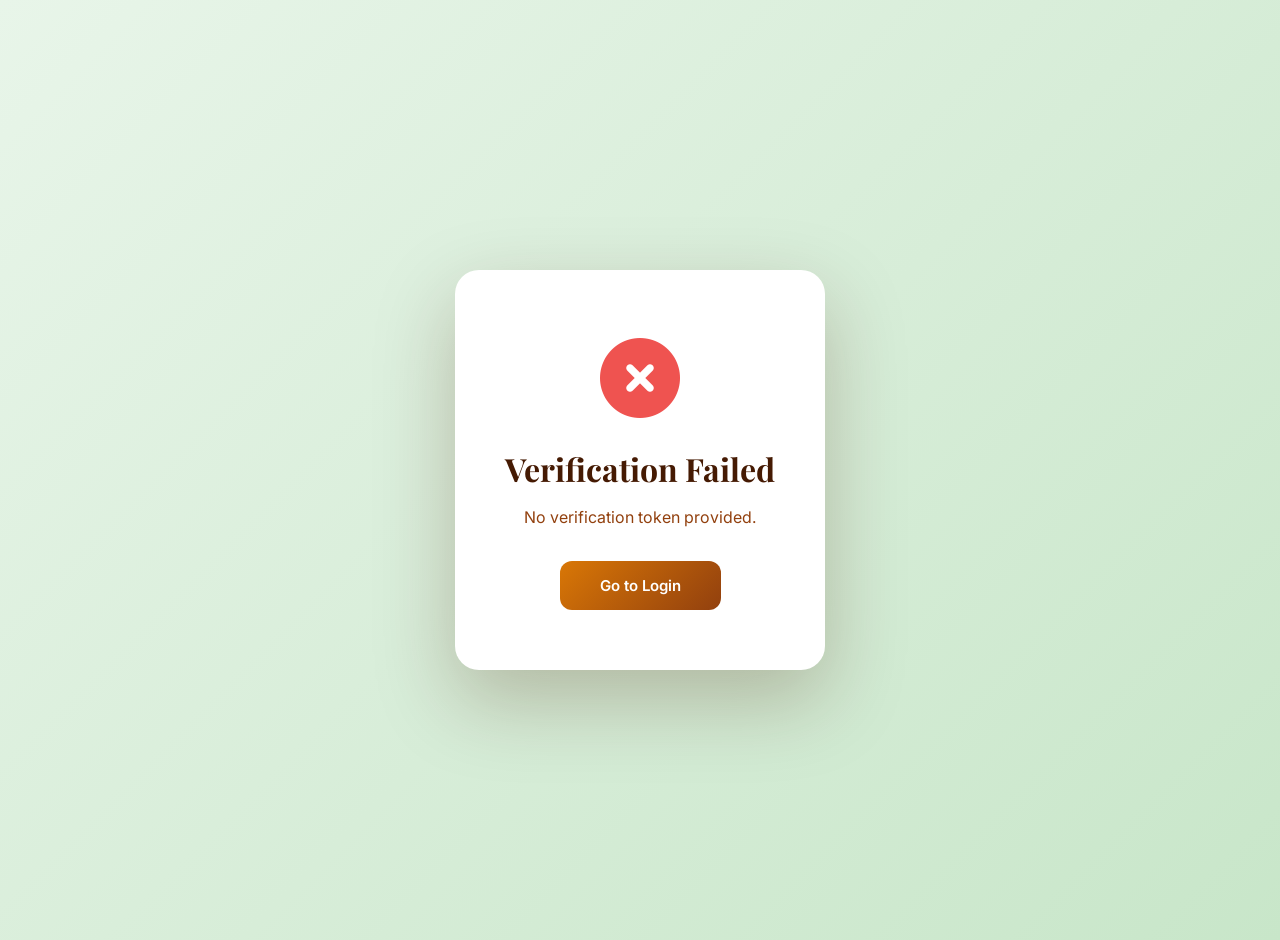
<file: frontend/pages/verify-email.html>
<!DOCTYPE html>
<html lang="en">
<head>
    <meta charset="UTF-8">
    <meta name="viewport" content="width=device-width, initial-scale=1.0">
    <title>JobCocoon - Verify Email</title>
    
    <link rel="icon" type="image/png" href="../assets/JobCocoon logo.png">
    
    <link rel="preconnect" href="https://fonts.googleapis.com">
    <link rel="preconnect" href="https://fonts.gstatic.com" crossorigin>
    <link href="https://fonts.googleapis.com/css2?family=Playfair+Display:wght@600;700&family=Inter:wght@400;500;600;700&display=swap" rel="stylesheet">
    
    <link rel="stylesheet" href="https://cdnjs.cloudflare.com/ajax/libs/font-awesome/6.5.1/css/all.min.css">
    
    <link rel="stylesheet" href="../css/style.css">
    
    <style>
        .verify-container {
            min-height: 100vh;
            display: flex;
            align-items: center;
            justify-content: center;
            padding: 20px;
        }
        
        .verify-card {
            background: white;
            border-radius: 24px;
            padding: 60px 50px;
            max-width: 500px;
            text-align: center;
            box-shadow: 0 30px 80px rgba(69, 26, 3, 0.25);
            animation: slideUp 0.6s ease-out;
        }
        
        .verify-icon {
            font-size: 80px;
            margin-bottom: 20px;
            animation: float 3s ease-in-out infinite;
        }
        
        .verify-title {
            font-family: 'Playfair Display', serif;
            font-size: 32px;
            color: #451a03;
            margin-bottom: 15px;
        }
        
        .verify-message {
            font-size: 16px;
            color: #92400e;
            line-height: 1.6;
            margin-bottom: 30px;
        }
        
        .btn-home {
            display: inline-block;
            padding: 15px 40px;
            background: linear-gradient(135deg, #d97706 0%, #92400e 100%);
            color: white;
            text-decoration: none;
            border-radius: 12px;
            font-weight: 600;
            transition: all 0.3s;
            border: none;
            cursor: pointer;
            font-size: 15px;
            font-family: inherit;
        }
        
        .btn-home:hover {
            transform: translateY(-2px);
            box-shadow: 0 12px 30px rgba(217, 119, 6, 0.4);
        }
        
        .loading-spinner {
            border: 4px solid #fde68a;
            border-top: 4px solid #d97706;
            border-radius: 50%;
            width: 60px;
            height: 60px;
            animation: spin 1s linear infinite;
            margin: 30px auto;
        }
        
        @keyframes spin {
            0% { transform: rotate(0deg); }
            100% { transform: rotate(360deg); }
        }
        
        @keyframes slideUp {
            from { opacity: 0; transform: translateY(30px); }
            to { opacity: 1; transform: translateY(0); }
        }
        
        @keyframes float {
            0%, 100% { transform: translateY(0px); }
            50% { transform: translateY(-10px); }
        }
    </style>
</head>
<body>
    
    <div class="verify-container">
        <div class="verify-card">
            
            <!-- LOADING STATE -->
            <div id="loadingState">
                <div class="loading-spinner"></div>
                <h2 class="verify-title">Verifying your email...</h2>
                <p class="verify-message">Please wait a moment </p>
            </div>
            
            <!-- SUCCESS STATE -->
            <div id="successState" style="display: none;">
                <div class="verify-icon"><i class="fa-solid fa-circle-check" style="color: var(--success, #16a34a);"></i></div>
                <h2 class="verify-title">Email Verified!</h2>
                <p class="verify-message">
                    Your email has been successfully verified. 
                    You can now login to JobCocoon and start your 
                    career transformation journey! <i class="fa-solid fa-leaf"></i>
                </p>
                <a href="../index.html" class="btn-home">
                    Go to Login
                </a>
            </div>
            
            <!-- ERROR STATE -->
            <div id="errorState" style="display: none;">
                <div class="verify-icon"><i class="fa-solid fa-circle-xmark" style="color: var(--danger, #dc2626);"></i></div>
                <h2 class="verify-title">Verification Failed</h2>
                <p class="verify-message" id="errorMessage">
                    The verification link is invalid or expired.
                </p>
                <a href="../index.html" class="btn-home">
                    Go to Login
                </a>
            </div>
            
        </div>
    </div>
    
    <script src="../js/api.js"></script>
    <script>
        
        document.addEventListener('DOMContentLoaded', async () => {
            // Get token from URL
            const urlParams = new URLSearchParams(window.location.search);
            const token = urlParams.get('token');
            
            const loadingState = document.getElementById('loadingState');
            const successState = document.getElementById('successState');
            const errorState = document.getElementById('errorState');
            const errorMessage = document.getElementById('errorMessage');
            
            if (!token) {
                loadingState.style.display = 'none';
                errorState.style.display = 'block';
                errorMessage.textContent = 'No verification token provided.';
                return;
            }
            
            try {
                await apiCall('/auth/verify?token=' + encodeURIComponent(token));
                loadingState.style.display = 'none';
                successState.style.display = 'block';
            } catch (error) {
                loadingState.style.display = 'none';
                errorState.style.display = 'block';
                errorMessage.textContent = error.message || 'Cannot connect to server. Please try again.';
            }
        });
    </script>
    
</body>
</html>
</file>
<file: frontend/css/style.css>
/* ============================================
   JOBCOCOON - PASTEL GREEN THEME 🌿
   Layout: Auth Form LEFT, Branding RIGHT
   ============================================ */

/* RESET */
* {
    margin: 0;
    padding: 0;
    box-sizing: border-box;
}

:root {
    /* Pastel Green Palette */
    --primary: #81c784;
    --primary-dark: #66bb6a;
    --primary-light: #a5d6a7;
    --mint: #c8e6c9;
    --mint-light: #e8f5e9;
    --panel-light: #f1f8e9;
    --success-bg: #dcedc8;
    --heading: #2e7d32;
    --heading-dark: #1b5e20;
    --subtitle: #558b2f;
    --text: #33691e;
    --text-muted: #689f38;
    --border: #a5d6a7;
    --white: #ffffff;
    --danger: #ef5350;
    --success: #66bb6a;
    
    /* Gradients */
    --bg-gradient: linear-gradient(135deg, #e8f5e9 0%, #c8e6c9 100%);
    --btn-gradient: linear-gradient(135deg, #81c784 0%, #66bb6a 100%);
}

body {
    font-family: 'Inter', -apple-system, BlinkMacSystemFont, sans-serif;
    background: var(--bg-gradient);
    min-height: 100vh;
    display: flex;
    align-items: center;
    justify-content: center;
    padding: 20px;
    color: var(--text);
}

/* ============================================
   CONTAINER (REVERSED LAYOUT)
   ============================================ */
.container {
    width: 100%;
    max-width: 1100px;
    background: var(--white);
    border-radius: 24px;
    box-shadow: 0 30px 80px rgba(46, 125, 50, 0.15);
    display: grid;
    grid-template-columns: 1fr 1fr;
    overflow: hidden;
    animation: slideUp 0.6s ease-out;
    direction: rtl;   /* ← REVERSES LAYOUT */
}

.container > * {
    direction: ltr;   /* ← RESTORES TEXT DIRECTION */
}

@keyframes slideUp {
    from { opacity: 0; transform: translateY(30px); }
    to { opacity: 1; transform: translateY(0); }
}

/* ============================================
   AUTH SIDE (NOW ON LEFT)
   ============================================ */
.auth-side {
    padding: 60px 50px;
    display: flex;
    align-items: center;
    justify-content: center;
    background: var(--white);
}

.auth-card {
    width: 100%;
    max-width: 380px;
}

.auth-form h2 {
    font-family: 'Playfair Display', serif;
    font-size: 28px;
    font-weight: 700;
    color: var(--heading);
    margin-bottom: 8px;
}

.form-subtitle {
    font-size: 14px;
    color: var(--subtitle);
    margin-bottom: 30px;
}

/* ============================================
   FORM GROUPS
   ============================================ */
.form-group {
    margin-bottom: 20px;
}

.form-group label {
    display: flex;
    align-items: center;
    gap: 8px;
    margin-bottom: 8px;
    font-weight: 500;
    font-size: 13px;
    color: var(--heading);
}

.form-group label i {
    color: var(--primary-dark);
    font-size: 14px;
}

.form-group input {
    width: 100%;
    padding: 14px 16px;
    border: 2px solid var(--border);
    border-radius: 12px;
    font-size: 15px;
    font-family: inherit;
    transition: all 0.3s;
    background: var(--mint-light);
    color: var(--heading-dark);
}

.form-group input:focus {
    outline: none;
    border-color: var(--primary);
    background: var(--white);
    box-shadow: 0 0 0 4px rgba(129, 199, 132, 0.15);
}

.form-group input::placeholder {
    color: #9ccc65;
    opacity: 0.7;
}

/* ============================================
   BUTTONS
   ============================================ */
.btn-primary {
    width: 100%;
    padding: 15px;
    background: var(--btn-gradient);
    color: var(--white);
    border: none;
    border-radius: 12px;
    font-size: 15px;
    font-weight: 600;
    font-family: inherit;
    cursor: pointer;
    transition: all 0.3s;
    margin-top: 10px;
    letter-spacing: 0.3px;
    box-shadow: 0 4px 12px rgba(129, 199, 132, 0.3);
}

.btn-primary:hover {
    transform: translateY(-2px);
    box-shadow: 0 12px 30px rgba(102, 187, 106, 0.4);
    background: linear-gradient(135deg, #66bb6a 0%, #4caf50 100%);
}

.btn-primary:active {
    transform: translateY(0);
}

.btn-primary:disabled {
    opacity: 0.7;
    cursor: not-allowed;
    transform: none;
}

.btn-toggle {
    width: 100%;
    background: none;
    border: none;
    color: var(--subtitle);
    font-size: 14px;
    margin-top: 20px;
    cursor: pointer;
    font-family: inherit;
    transition: color 0.3s;
}

.btn-toggle span {
    color: var(--heading);
    font-weight: 600;
}

.btn-toggle:hover span {
    text-decoration: underline;
    color: var(--primary-dark);
}

/* ============================================
   MESSAGE
   ============================================ */
#message {
    margin-top: 20px;
    padding: 12px 16px;
    border-radius: 10px;
    font-size: 14px;
    font-weight: 500;
    text-align: center;
    display: none;
}

#message.show { display: block; }

#message.success {
    background: var(--success-bg);
    color: var(--heading-dark);
    border-left: 4px solid var(--success);
}

#message.error {
    background: #ffebee;
    color: #c62828;
    border-left: 4px solid var(--danger);
}

#message.info {
    background: var(--mint-light);
    color: var(--heading);
    border-left: 4px solid var(--primary);
}

/* ============================================
   BRANDING SIDE (NOW ON RIGHT)
   ============================================ */
.branding-side {
    background: var(--panel-light);
    padding: 60px 50px;
    display: flex;
    flex-direction: column;
    justify-content: center;
    position: relative;
    overflow: hidden;
}

.branding-side::before {
    content: '';
    position: absolute;
    width: 300px;
    height: 300px;
    background: rgba(129, 199, 132, 0.1);
    border-radius: 50%;
    top: -100px;
    right: -100px;
}

.branding-side::after {
    content: '';
    position: absolute;
    width: 200px;
    height: 200px;
    background: rgba(129, 199, 132, 0.1);
    border-radius: 50%;
    bottom: -80px;
    left: -80px;
}

.logo {
    width: 120px;
    height: 120px;
    object-fit: contain;
    margin-bottom: 20px;
    animation: float 3s ease-in-out infinite;
    position: relative;
    z-index: 1;
}

@keyframes float {
    0%, 100% { transform: translateY(0px); }
    50% { transform: translateY(-10px); }
}

.brand-name {
    font-family: 'Playfair Display', serif;
    font-size: 42px;
    font-weight: 700;
    color: var(--heading);
    margin-bottom: 8px;
    position: relative;
    z-index: 1;
}

.brand-tagline {
    font-size: 14px;
    font-weight: 500;
    color: var(--subtitle);
    letter-spacing: 3px;
    text-transform: uppercase;
    margin-bottom: 40px;
    position: relative;
    z-index: 1;
}

/* ============================================
   FEATURES LIST
   ============================================ */
.features {
    display: flex;
    flex-direction: column;
    gap: 20px;
    position: relative;
    z-index: 1;
}

.feature-item {
    display: flex;
    align-items: flex-start;
    gap: 15px;
    padding: 14px;
    background: var(--mint-light);
    border-radius: 12px;
    backdrop-filter: blur(10px);
    transition: all 0.3s;
    border: 1px solid rgba(165, 214, 167, 0.3);
}

.feature-item:hover {
    background: var(--mint);
    transform: translateX(5px);
    box-shadow: 0 5px 15px rgba(129, 199, 132, 0.2);
}

.feature-icon {
    font-size: 24px;
    flex-shrink: 0;
    width: 40px;
    height: 40px;
    display: flex;
    align-items: center;
    justify-content: center;
    background: var(--white);
    border-radius: 10px;
    color: var(--primary-dark);
    box-shadow: 0 2px 8px rgba(129, 199, 132, 0.15);
}

.feature-item h3 {
    font-size: 15px;
    font-weight: 600;
    color: var(--heading);
    margin-bottom: 2px;
}

.feature-item p {
    font-size: 13px;
    color: var(--subtitle);
}

/* ============================================
   RESPONSIVE
   ============================================ */
@media (max-width: 900px) {
    .container {
        grid-template-columns: 1fr;
        max-width: 450px;
        direction: ltr;   /* ← Mobile pe normal order */
    }
    .auth-side {
        padding: 40px 30px;
        order: 1;
    }
    .branding-side {
        padding: 40px 30px;
        text-align: center;
        order: 2;
    }
    .brand-name { font-size: 32px; }
    .features { display: none; }
}

@media (max-width: 480px) {
    body { padding: 10px; }
    .container { border-radius: 16px; }
    .auth-side, .branding-side { padding: 30px 20px; }
    .logo { width: 90px; height: 90px; }
    .brand-name { font-size: 28px; }
}
</file>
<file: frontend/css/dashboard.css>
/* ============================================
   JOBCOCOON DASHBOARD - PASTEL GREEN
   ============================================ */

* {
    margin: 0;
    padding: 0;
    box-sizing: border-box;
}

:root {
    /* Pastel Green Palette */
    --primary: #81c784;
    --primary-dark: #66bb6a;
    --primary-light: #a5d6a7;
    --mint: #c8e6c9;
    --mint-light: #e8f5e9;
    --panel-light: #f1f8e9;
    --success-bg: #dcedc8;
    
    /* Text */
    --heading: #1b5e20;
    --heading-light: #2e7d32;
    --subtitle: #558b2f;
    --text: #33691e;
    --text-muted: #689f38;
    
    /* Neutrals */
    --white: #ffffff;
    --bg: #f9fafb;
    --border: #e5e7eb;
    --border-green: #c8e6c9;
    
    /* Status */
    --success: #10b981;
    --danger: #ef4444;
    --warning: #f59e0b;
    --info: #3b82f6;
}

body {
    font-family: 'Inter', -apple-system, BlinkMacSystemFont, sans-serif;
    background: var(--bg);
    color: var(--text);
    min-height: 100vh;
    overflow-x: hidden;
}

/* ============================================
   LAYOUT
   ============================================ */
.dashboard {
    display: flex;
    min-height: 100vh;
}

/* ============================================
   SIDEBAR
   ============================================ */
.sidebar {
    width: 80px;
    background: var(--white);
    border-right: 1px solid var(--border);
    padding: 20px 0;
    display: flex;
    flex-direction: column;
    position: fixed;
    top: 0;
    left: 0;
    height: 100vh;
    z-index: 100;
    transition: width 0.3s;
}

.sidebar-logo {
    padding: 0 20px 20px;
    display: flex;
    justify-content: center;
    border-bottom: 1px solid var(--border);
    margin-bottom: 20px;
}

.sidebar-logo img {
    width: 40px;
    height: 40px;
    object-fit: contain;
}

.sidebar-nav {
    flex: 1;
    display: flex;
    flex-direction: column;
    gap: 4px;
    padding: 0 12px;
}

.nav-item {
    display: flex;
    flex-direction: column;
    align-items: center;
    gap: 4px;
    padding: 10px 8px;
    border-radius: 10px;
    color: var(--text-muted);
    text-decoration: none;
    font-size: 10px;
    font-weight: 500;
    transition: all 0.2s;
    border: none;
    background: none;
    cursor: pointer;
    font-family: inherit;
    text-align: center;
}

.nav-item i {
    font-size: 18px;
}

.nav-item:hover {
    background: var(--mint-light);
    color: var(--heading);
}

.nav-item.active {
    background: var(--mint-light);
    color: var(--heading);
    font-weight: 600;
}

.sidebar-bottom {
    padding: 12px;
    border-top: 1px solid var(--border);
    display: flex;
    flex-direction: column;
    gap: 4px;
}

.logout-btn {
    color: var(--danger);
}

.logout-btn:hover {
    background: #fee2e2;
    color: var(--danger);
}

/* ============================================
   MAIN CONTENT
   ============================================ */
.main-content {
    flex: 1;
    margin-left: 80px;
    padding: 24px 32px;
    max-width: 1600px;
}

/* ============================================
   TOP BAR
   ============================================ */
.topbar {
    display: flex;
    justify-content: space-between;
    align-items: center;
    gap: 24px;
    margin-bottom: 32px;
    padding-bottom: 20px;
    border-bottom: 1px solid var(--border);
}

.search-box {
    flex: 1;
    max-width: 500px;
    position: relative;
}

.search-box i {
    position: absolute;
    left: 16px;
    top: 50%;
    transform: translateY(-50%);
    color: var(--text-muted);
    font-size: 14px;
}

.search-box input {
    width: 100%;
    padding: 12px 16px 12px 44px;
    border: 1px solid var(--border);
    border-radius: 12px;
    background: var(--white);
    font-family: inherit;
    font-size: 14px;
    color: var(--text);
    transition: all 0.2s;
}

.search-box input:focus {
    outline: none;
    border-color: var(--primary);
    box-shadow: 0 0 0 3px rgba(129, 199, 132, 0.15);
}

.topbar-actions {
    display: flex;
    align-items: center;
    gap: 16px;
}

.icon-btn {
    width: 40px;
    height: 40px;
    border-radius: 10px;
    background: var(--white);
    border: 1px solid var(--border);
    color: var(--text-muted);
    cursor: pointer;
    display: flex;
    align-items: center;
    justify-content: center;
    position: relative;
    transition: all 0.2s;
}

.icon-btn:hover {
    background: var(--mint-light);
    color: var(--heading);
    border-color: var(--primary);
}

.notification-dot {
    position: absolute;
    top: 8px;
    right: 8px;
    width: 8px;
    height: 8px;
    background: var(--danger);
    border-radius: 50%;
    border: 2px solid var(--white);
}

.user-menu {
    display: flex;
    align-items: center;
    gap: 10px;
    padding: 6px 14px 6px 6px;
    background: var(--white);
    border: 1px solid var(--border);
    border-radius: 12px;
    cursor: pointer;
}

.user-avatar {
    width: 32px;
    height: 32px;
    border-radius: 8px;
    background: linear-gradient(135deg, #81c784, #66bb6a);
    color: white;
    display: flex;
    align-items: center;
    justify-content: center;
    font-weight: 600;
    font-size: 14px;
}

.user-info {
    display: flex;
    flex-direction: column;
}

.user-name {
    font-size: 13px;
    font-weight: 600;
    color: var(--heading);
}

.user-email {
    font-size: 11px;
    color: var(--text-muted);
}

/* ============================================
   PAGE HEADER
   ============================================ */
.page-header {
    display: flex;
    justify-content: space-between;
    align-items: center;
    margin-bottom: 24px;
}

.page-header h1 {
    font-family: 'Playfair Display', serif;
    font-size: 28px;
    color: var(--heading);
    margin-bottom: 4px;
}

.page-subtitle {
    font-size: 14px;
    color: var(--text-muted);
}

.btn-add {
    padding: 10px 20px;
    background: linear-gradient(135deg, #81c784, #66bb6a);
    color: white;
    border: none;
    border-radius: 10px;
    font-weight: 600;
    font-size: 14px;
    cursor: pointer;
    display: flex;
    align-items: center;
    gap: 8px;
    transition: all 0.2s;
    font-family: inherit;
}

.btn-add:hover {
    transform: translateY(-1px);
    box-shadow: 0 8px 20px rgba(102, 187, 106, 0.3);
}

/* ============================================
   METRIC CARDS
   ============================================ */
.metrics-grid {
    display: grid;
    grid-template-columns: repeat(4, 1fr);
    gap: 16px;
    margin-bottom: 24px;
}

.metric-card {
    background: var(--white);
    border: 1px solid var(--border);
    border-radius: 12px;
    padding: 20px;
    transition: all 0.2s;
    cursor: pointer;
}

.metric-card:hover {
    border-color: var(--primary-light);
    box-shadow: 0 4px 12px rgba(0, 0, 0, 0.04);
}

.metric-header {
    display: flex;
    justify-content: space-between;
    align-items: flex-start;
    margin-bottom: 16px;
}

.metric-label {
    font-size: 13px;
    font-weight: 500;
    color: var(--text-muted);
}

.metric-icon {
    width: 36px;
    height: 36px;
    border-radius: 10px;
    display: flex;
    align-items: center;
    justify-content: center;
    font-size: 16px;
}

.metric-icon-blue {
    background: #dbeafe;
    color: #3b82f6;
}

.metric-icon-green {
    background: var(--mint-light);
    color: var(--primary-dark);
}

.metric-icon-purple {
    background: #ede9fe;
    color: #8b5cf6;
}

.metric-icon-amber {
    background: #fef3c7;
    color: #f59e0b;
}

.metric-value {
    font-size: 32px;
    font-weight: 700;
    color: var(--heading);
    line-height: 1;
    margin-bottom: 8px;
}

.metric-change {
    font-size: 12px;
    font-weight: 500;
    color: var(--success);
}

.metric-change.negative {
    color: var(--danger);
}

.metric-change.neutral {
    color: var(--text-muted);
}

/* ============================================
   CARDS
   ============================================ */
.card {
    background: var(--white);
    border: 1px solid var(--border);
    border-radius: 12px;
    padding: 24px;
    transition: all 0.2s;
}

.card:hover {
    border-color: var(--primary-light);
}

.card-header {
    display: flex;
    justify-content: space-between;
    align-items: center;
    margin-bottom: 20px;
}

.card-header h2 {
    font-size: 16px;
    font-weight: 600;
    color: var(--heading);
}

.card-badge {
    font-size: 12px;
    color: var(--text-muted);
    padding: 4px 10px;
    background: var(--mint-light);
    border-radius: 6px;
    font-weight: 500;
}

.link-view-all {
    font-size: 13px;
    color: var(--primary-dark);
    text-decoration: none;
    font-weight: 500;
    display: flex;
    align-items: center;
    gap: 6px;
}

.link-view-all:hover {
    color: var(--heading);
}

/* ============================================
   CHARTS ROW
   ============================================ */
.charts-row {
    display: grid;
    grid-template-columns: 1.5fr 1fr;
    gap: 16px;
    margin-bottom: 24px;
}

.chart-container {
    height: 240px;
    position: relative;
}

/* ============================================
   SKILLS LIST
   ============================================ */
.skills-list {
    display: flex;
    flex-direction: column;
    gap: 16px;
}

.skill-item {
    display: flex;
    flex-direction: column;
    gap: 6px;
    cursor: pointer;
    padding: 4px;
    border-radius: 6px;
    transition: background 0.2s;
}

.skill-item:hover {
    background: var(--mint-light);
}

.skill-header {
    display: flex;
    justify-content: space-between;
    font-size: 13px;
}

.skill-name {
    font-weight: 500;
    color: var(--heading);
}

.skill-percent {
    color: var(--text-muted);
    font-weight: 600;
}

.skill-bar-bg {
    height: 6px;
    background: var(--mint-light);
    border-radius: 3px;
    overflow: hidden;
}

.skill-bar-fill {
    height: 100%;
    background: linear-gradient(90deg, #81c784, #66bb6a);
    border-radius: 3px;
    transition: width 0.8s ease;
}

/* ============================================
   LISTS ROW
   ============================================ */
.lists-row {
    display: grid;
    grid-template-columns: 1fr 1fr;
    gap: 16px;
    margin-bottom: 24px;
}

/* Salary List */
.salary-list {
    display: flex;
    flex-direction: column;
    gap: 16px;
}

.salary-item {
    display: flex;
    flex-direction: column;
    gap: 6px;
}

.salary-header {
    display: flex;
    justify-content: space-between;
    font-size: 13px;
}

.salary-role {
    font-weight: 500;
    color: var(--heading);
}

.salary-range-text {
    color: var(--text-muted);
    font-weight: 600;
}

.salary-bar-bg {
    height: 6px;
    background: var(--mint-light);
    border-radius: 3px;
    position: relative;
}

.salary-bar-fill {
    height: 100%;
    background: linear-gradient(90deg, #a5d6a7, #81c784);
    border-radius: 3px;
    position: absolute;
}

/* Companies List */
.companies-list {
    display: flex;
    flex-direction: column;
    gap: 12px;
}

.company-item {
    display: flex;
    align-items: center;
    gap: 12px;
    padding: 8px;
    border-radius: 8px;
    transition: background 0.2s;
}

.company-item:hover {
    background: var(--mint-light);
}

.company-logo {
    width: 36px;
    height: 36px;
    border-radius: 8px;
    display: flex;
    align-items: center;
    justify-content: center;
    font-weight: 600;
    font-size: 13px;
    color: white;
    flex-shrink: 0;
}

.company-info {
    flex: 1;
}

.company-name {
    font-size: 13px;
    font-weight: 500;
    color: var(--heading);
}

.company-jobs {
    font-size: 12px;
    color: var(--text-muted);
}

/* ============================================
   JOBS LIST
   ============================================ */
.full-width {
    margin-bottom: 24px;
}

.jobs-list {
    display: flex;
    flex-direction: column;
}

.job-row {
    display: grid;
    grid-template-columns: 2fr 1fr auto auto;
    gap: 16px;
    align-items: center;
    padding: 16px;
    border-radius: 10px;
    transition: background 0.2s;
    border-bottom: 1px solid var(--border);
}

.job-row:last-child {
    border-bottom: none;
}

.job-row:hover {
    background: var(--mint-light);
}

.job-title {
    font-size: 14px;
    font-weight: 600;
    color: var(--heading);
    margin-bottom: 2px;
}

.job-company {
    font-size: 12px;
    color: var(--text-muted);
}

.job-salary {
    font-size: 13px;
    color: var(--heading);
    font-weight: 600;
}

.match-badge {
    padding: 6px 12px;
    border-radius: 8px;
    font-size: 12px;
    font-weight: 600;
    white-space: nowrap;
}

.match-high {
    background: var(--success-bg);
    color: var(--heading);
}

.match-medium {
    background: #fef3c7;
    color: #92400e;
}

.match-low {
    background: #fee2e2;
    color: #991b1b;
}

.bookmark-btn {
    width: 32px;
    height: 32px;
    border-radius: 8px;
    background: transparent;
    border: 1px solid var(--border);
    color: var(--text-muted);
    cursor: pointer;
    display: flex;
    align-items: center;
    justify-content: center;
    transition: all 0.2s;
}

.bookmark-btn:hover {
    background: var(--mint-light);
    color: var(--primary-dark);
    border-color: var(--primary);
}

.bookmark-btn.bookmarked {
    background: var(--mint);
    color: var(--heading);
    border-color: var(--primary);
}

/* ============================================
   SKELETON LOADING
   ============================================ */
.skeleton-line {
    height: 20px;
    background: linear-gradient(90deg, #f0f0f0 25%, #e0e0e0 50%, #f0f0f0 75%);
    background-size: 200% 100%;
    animation: skeleton 1.5s infinite;
    border-radius: 4px;
}

@keyframes skeleton {
    0% { background-position: 200% 0; }
    100% { background-position: -200% 0; }
}

/* ============================================
   EMPTY STATE
   ============================================ */
.empty-state {
    text-align: center;
    padding: 40px 20px;
    color: var(--text-muted);
}

.empty-state i {
    font-size: 48px;
    color: var(--primary-light);
    margin-bottom: 16px;
}

.empty-state h3 {
    font-size: 16px;
    color: var(--heading);
    margin-bottom: 8px;
}

.empty-state p {
    font-size: 13px;
    margin-bottom: 16px;
}

.empty-state button {
    padding: 10px 20px;
    background: linear-gradient(135deg, #81c784, #66bb6a);
    color: white;
    border: none;
    border-radius: 8px;
    font-weight: 600;
    cursor: pointer;
    font-family: inherit;
}

/* ============================================
   RESPONSIVE
   ============================================ */
@media (max-width: 1024px) {
    .metrics-grid {
        grid-template-columns: repeat(2, 1fr);
    }
    .charts-row,
    .lists-row {
        grid-template-columns: 1fr;
    }
}

@media (max-width: 768px) {
    .sidebar {
        width: 100%;
        height: 64px;
        top: auto;
        bottom: 0;
        left: 0;
        flex-direction: row;
        justify-content: space-around;
        padding: 0;
        border-right: none;
        border-top: 1px solid var(--border);
    }
    
    .sidebar-logo,
    .sidebar-bottom,
    .nav-item span {
        display: none;
    }
    
    .sidebar-nav {
        flex-direction: row;
        justify-content: space-around;
        width: 100%;
        padding: 0;
        gap: 0;
    }
    
    .nav-item {
        flex: 1;
        padding: 12px;
        border-radius: 0;
    }
    
    .nav-item i {
        font-size: 20px;
    }
    
    .main-content {
        margin-left: 0;
        padding: 16px;
        padding-bottom: 80px;
    }
    
    .topbar {
        flex-direction: column;
        gap: 12px;
        align-items: stretch;
    }
    
    .search-box {
        max-width: 100%;
    }
    
    .user-info {
        display: none;
    }
    
    .page-header {
        flex-direction: column;
        align-items: flex-start;
        gap: 12px;
    }
    
    .job-row {
        grid-template-columns: 1fr;
        gap: 8px;
    }
    
    .metrics-grid {
        grid-template-columns: 1fr 1fr;
    }
    
    .metric-value {
        font-size: 24px;
    }
}
/* Dashboard metric cards navigate to their related sections. */
.metrics-grid .metric-card[onclick]{cursor:pointer}.metrics-grid .metric-card[onclick]:focus-visible{outline:3px solid var(--primary);outline-offset:3px}
</file>
<file: frontend/css/applications.css>
.stats-row {
    display: grid;
    grid-template-columns: repeat(4, 1fr);
    gap: 16px;
    margin-bottom: 24px;
}

.stat-mini-card {
    background: var(--white);
    border: 1px solid var(--border);
    border-radius: 12px;
    padding: 16px 20px;
    display: flex;
    align-items: center;
    gap: 14px;
    transition: all 0.2s;
}

.stat-mini-card:hover {
    border-color: var(--primary-light);
    box-shadow: 0 4px 12px rgba(0, 0, 0, 0.04);
}

.stat-mini-icon {
    width: 44px;
    height: 44px;
    border-radius: 10px;
    display: flex;
    align-items: center;
    justify-content: center;
    font-size: 18px;
    flex-shrink: 0;
}

.stat-total {
    background: #dbeafe;
    color: #3b82f6;
}

.stat-applied {
    background: var(--mint-light);
    color: var(--primary-dark);
}

.stat-interview {
    background: #fef3c7;
    color: #f59e0b;
}

.stat-offer {
    background: #d1fae5;
    color: #10b981;
}

.stat-mini-value {
    font-size: 24px;
    font-weight: 700;
    color: var(--heading);
    line-height: 1;
    margin-bottom: 2px;
}

.stat-mini-label {
    font-size: 12px;
    color: var(--text-muted);
    font-weight: 500;
}

/* FILTER TABS */
.filter-tabs {
    display: flex;
    gap: 8px;
    margin-bottom: 24px;
    padding: 6px;
    background: var(--white);
    border: 1px solid var(--border);
    border-radius: 12px;
    width: fit-content;
    flex-wrap: wrap;
}

.filter-tab {
    display: flex;
    align-items: center;
    gap: 8px;
    padding: 10px 18px;
    background: transparent;
    border: none;
    border-radius: 8px;
    font-family: inherit;
    font-size: 13px;
    font-weight: 500;
    color: var(--text-muted);
    cursor: pointer;
    transition: all 0.2s;
}

.filter-tab:hover {
    background: var(--mint-light);
    color: var(--heading);
}

.filter-tab.active {
    background: linear-gradient(135deg, #81c784, #66bb6a);
    color: white;
    box-shadow: 0 4px 12px rgba(102, 187, 106, 0.3);
}

/* APPLICATIONS LIST */
.applications-list {
    display: flex;
    flex-direction: column;
    gap: 12px;
}

.app-card {
    background: var(--white);
    border: 1px solid var(--border);
    border-radius: 12px;
    padding: 20px;
    transition: all 0.2s;
    display: grid;
    grid-template-columns: 1fr auto;
    gap: 20px;
    align-items: center;
}

.app-card:hover {
    border-color: var(--primary-light);
    box-shadow: 0 8px 24px rgba(0, 0, 0, 0.05);
}

.app-info {
    display: flex;
    flex-direction: column;
    gap: 8px;
}

.app-header {
    display: flex;
    align-items: center;
    gap: 12px;
    flex-wrap: wrap;
}

.app-title {
    font-size: 16px;
    font-weight: 600;
    color: var(--heading);
}

.app-company {
    font-size: 13px;
    color: var(--text-muted);
    display: flex;
    align-items: center;
    gap: 6px;
}

.app-meta {
    display: flex;
    gap: 16px;
    font-size: 12px;
    color: var(--text-muted);
    flex-wrap: wrap;
}

.app-meta span {
    display: flex;
    align-items: center;
    gap: 6px;
}

.app-meta i {
    color: var(--primary-dark);
}

.app-notes {
    font-size: 13px;
    color: var(--text-muted);
    background: var(--mint-light);
    padding: 10px 14px;
    border-radius: 8px;
    margin-top: 4px;
    border-left: 3px solid var(--primary);
    font-style: italic;
}

/* STATUS BADGES */
.status-badge {
    padding: 5px 12px;
    border-radius: 6px;
    font-size: 11px;
    font-weight: 700;
    text-transform: uppercase;
    letter-spacing: 0.5px;
    white-space: nowrap;
}

.status-applied {
    background: var(--mint-light);
    color: var(--heading);
    border: 1px solid var(--border-green);
}

.status-interview {
    background: #fef3c7;
    color: #92400e;
    border: 1px solid #fde68a;
}

.status-offer {
    background: #d1fae5;
    color: #065f46;
    border: 1px solid #a7f3d0;
}

.status-accepted {
    background: linear-gradient(135deg, #81c784, #66bb6a);
    color: white;
    border: 1px solid var(--primary-dark);
}

.status-rejected {
    background: #fee2e2;
    color: #991b1b;
    border: 1px solid #fecaca;
}

/* ACTIONS */
.app-actions {
    display: flex;
    gap: 8px;
    align-items: center;
}

.btn-status {
    padding: 10px 16px;
    background: linear-gradient(135deg, #81c784, #66bb6a);
    color: white;
    border: none;
    border-radius: 8px;
    font-family: inherit;
    font-size: 13px;
    font-weight: 600;
    cursor: pointer;
    transition: all 0.2s;
    display: flex;
    align-items: center;
    gap: 6px;
    white-space: nowrap;
}

.btn-status:hover {
    transform: translateY(-1px);
    box-shadow: 0 6px 16px rgba(102, 187, 106, 0.3);
}

.btn-delete-sm {
    width: 38px;
    height: 38px;
    background: transparent;
    border: 1px solid var(--border);
    border-radius: 8px;
    color: var(--danger);
    cursor: pointer;
    transition: all 0.2s;
    display: flex;
    align-items: center;
    justify-content: center;
}

.btn-delete-sm:hover {
    background: #fee2e2;
    border-color: var(--danger);
}

/* SELECT */
.form-group-modal select {
    width: 100%;
    padding: 12px 14px;
    border: 1px solid var(--border);
    border-radius: 10px;
    font-family: inherit;
    font-size: 14px;
    background: var(--mint-light);
    color: var(--heading);
    transition: all 0.2s;
    cursor: pointer;
}

.form-group-modal select:focus {
    outline: none;
    border-color: var(--primary);
    background: var(--white);
    box-shadow: 0 0 0 3px rgba(129, 199, 132, 0.15);
}

/* SKELETON */
.skeleton-card {
    height: 120px;
    background: linear-gradient(90deg, #f0f0f0 25%, #e0e0e0 50%, #f0f0f0 75%);
    background-size: 200% 100%;
    animation: skeleton 1.5s infinite;
    border-radius: 12px;
}

@keyframes skeleton {
    0% { background-position: 200% 0; }
    100% { background-position: -200% 0; }
}

/* RESPONSIVE */
@media (max-width: 768px) {
    .stats-row {
        grid-template-columns: repeat(2, 1fr);
    }
    .app-card {
        grid-template-columns: 1fr;
    }
    .app-actions {
        justify-content: flex-end;
    }
    .filter-tabs {
        width: 100%;
        overflow-x: auto;
    }
}
</file>
<file: frontend/css/notifications.css>
.notification-panel{position:absolute;right:20px;top:70px;width:min(340px,calc(100vw - 32px));z-index:10000;background:var(--white,#fff);border:1px solid var(--border,#e2e8f0);border-radius:14px;box-shadow:0 18px 50px rgba(15,23,42,.16);padding:16px}.notification-panel-head{display:flex;align-items:center;justify-content:space-between;padding-bottom:12px;border-bottom:1px solid var(--border,#e2e8f0)}.notification-panel-head button{border:0;background:none;font-size:24px;cursor:pointer;color:var(--text-muted,#64748b)}.notification-empty{text-align:center;padding:24px 8px 12px;color:var(--text-muted,#64748b)}.notification-empty>i{font-size:24px}.notification-empty h3{color:var(--heading,#1e293b);font-size:16px}.notification-empty p{font-size:13px;line-height:1.5}.notification-empty a{color:var(--primary-dark,#4f46e5);font-size:13px;font-weight:600;text-decoration:none}
</file>
<file: frontend/css/jobs.css>
/* ============================================
   JOBS PAGE - PASTEL GREEN 🌿
   ============================================ */

/* FILTER TABS */
.filter-tabs {
    display: flex;
    gap: 8px;
    margin-bottom: 24px;
    padding: 6px;
    background: var(--white);
    border: 1px solid var(--border);
    border-radius: 12px;
    width: fit-content;
}

.filter-tab {
    display: flex;
    align-items: center;
    gap: 8px;
    padding: 10px 18px;
    background: transparent;
    border: none;
    border-radius: 8px;
    font-family: inherit;
    font-size: 13px;
    font-weight: 500;
    color: var(--text-muted);
    cursor: pointer;
    transition: all 0.2s;
}

.filter-tab:hover {
    background: var(--mint-light);
    color: var(--heading);
}

.filter-tab.active {
    background: linear-gradient(135deg, #81c784, #66bb6a);
    color: white;
    box-shadow: 0 4px 12px rgba(102, 187, 106, 0.3);
}

.filter-tab i {
    font-size: 14px;
}

/* JOBS GRID */
.jobs-grid {
    display: grid;
    grid-template-columns: repeat(auto-fill, minmax(400px, 1fr));
    gap: 16px;
}

/* JOB CARD */
.job-card {
    background: var(--white);
    border: 1px solid var(--border);
    border-radius: 12px;
    padding: 20px;
    transition: all 0.2s;
    display: flex;
    flex-direction: column;
    gap: 14px;
    position: relative;
}

.job-card:hover {
    border-color: var(--primary-light);
    box-shadow: 0 8px 24px rgba(0, 0, 0, 0.05);
    transform: translateY(-2px);
}

.job-card-header {
    display: flex;
    justify-content: space-between;
    align-items: flex-start;
    gap: 12px;
}

.job-card-title {
    font-size: 16px;
    font-weight: 600;
    color: var(--heading);
    margin-bottom: 4px;
    line-height: 1.3;
}

.job-card-company {
    font-size: 13px;
    color: var(--text-muted);
    display: flex;
    align-items: center;
    gap: 6px;
}

.job-card-company i {
    font-size: 11px;
}

.match-badge-lg {
    padding: 6px 12px;
    border-radius: 8px;
    font-size: 12px;
    font-weight: 700;
    white-space: nowrap;
    flex-shrink: 0;
}

.job-card-meta {
    display: flex;
    flex-wrap: wrap;
    gap: 12px;
    font-size: 12px;
    color: var(--text-muted);
}

.job-card-meta span {
    display: flex;
    align-items: center;
    gap: 6px;
}

.job-card-meta i {
    color: var(--primary-dark);
    font-size: 11px;
}

/* SKILL CHIPS */
.skill-chips {
    display: flex;
    flex-wrap: wrap;
    gap: 6px;
}

.skill-chip {
    padding: 4px 10px;
    background: var(--mint-light);
    color: var(--heading);
    border-radius: 6px;
    font-size: 11px;
    font-weight: 500;
    border: 1px solid var(--border-green);
}

.skill-chip.missing {
    background: #fef3c7;
    color: #92400e;
    border-color: #fde68a;
}

/* JOB CARD ACTIONS */
.job-card-actions {
    display: flex;
    gap: 8px;
    margin-top: auto;
    padding-top: 12px;
    border-top: 1px solid var(--border);
}

.btn-view {
    flex: 1;
    padding: 10px 16px;
    background: linear-gradient(135deg, #81c784, #66bb6a);
    color: white;
    border: none;
    border-radius: 8px;
    font-family: inherit;
    font-size: 13px;
    font-weight: 600;
    cursor: pointer;
    transition: all 0.2s;
    display: flex;
    align-items: center;
    justify-content: center;
    gap: 6px;
}

.btn-view:hover {
    transform: translateY(-1px);
    box-shadow: 0 6px 16px rgba(102, 187, 106, 0.3);
}

.btn-icon {
    width: 38px;
    height: 38px;
    background: transparent;
    border: 1px solid var(--border);
    border-radius: 8px;
    color: var(--text-muted);
    cursor: pointer;
    transition: all 0.2s;
    display: flex;
    align-items: center;
    justify-content: center;
}

.btn-icon:hover {
    background: var(--mint-light);
    color: var(--primary-dark);
    border-color: var(--primary);
}

.btn-icon.bookmarked {
    background: var(--mint);
    color: var(--heading);
    border-color: var(--primary);
}

/* SKELETON */
.skeleton-card {
    height: 240px;
    background: linear-gradient(90deg, #f0f0f0 25%, #e0e0e0 50%, #f0f0f0 75%);
    background-size: 200% 100%;
    animation: skeleton 1.5s infinite;
    border-radius: 12px;
}

@keyframes skeleton {
    0% { background-position: 200% 0; }
    100% { background-position: -200% 0; }
}

/* MODAL */
.modal {
    display: none;
    position: fixed;
    top: 0;
    left: 0;
    width: 100%;
    height: 100%;
    background: rgba(0, 0, 0, 0.5);
    backdrop-filter: blur(4px);
    z-index: 1000;
    align-items: center;
    justify-content: center;
    padding: 20px;
}

.modal.active {
    display: flex;
}

.modal-content {
    background: var(--white);
    border-radius: 16px;
    width: 100%;
    max-width: 600px;
    max-height: 90vh;
    overflow-y: auto;
    animation: modalIn 0.3s ease;
}

@keyframes modalIn {
    from { opacity: 0; transform: scale(0.95) translateY(20px); }
    to { opacity: 1; transform: scale(1) translateY(0); }
}

.modal-header {
    display: flex;
    justify-content: space-between;
    align-items: center;
    padding: 20px 24px;
    border-bottom: 1px solid var(--border);
}

.modal-header h2 {
    font-family: 'Playfair Display', serif;
    font-size: 22px;
    color: var(--heading);
}

.modal-close {
    width: 36px;
    height: 36px;
    border-radius: 8px;
    background: transparent;
    border: none;
    color: var(--text-muted);
    cursor: pointer;
    display: flex;
    align-items: center;
    justify-content: center;
    transition: all 0.2s;
}

.modal-close:hover {
    background: var(--mint-light);
    color: var(--heading);
}

.modal-body {
    padding: 24px;
}

.form-row {
    display: grid;
    grid-template-columns: 1fr 1fr;
    gap: 16px;
}

.form-group-modal {
    margin-bottom: 16px;
}

.form-group-modal label {
    display: block;
    font-size: 13px;
    font-weight: 500;
    color: var(--heading);
    margin-bottom: 6px;
}

.form-group-modal input,
.form-group-modal textarea {
    width: 100%;
    padding: 12px 14px;
    border: 1px solid var(--border);
    border-radius: 10px;
    font-family: inherit;
    font-size: 14px;
    background: var(--mint-light);
    color: var(--heading);
    transition: all 0.2s;
    resize: vertical;
}

.form-group-modal input:focus,
.form-group-modal textarea:focus {
    outline: none;
    border-color: var(--primary);
    background: var(--white);
    box-shadow: 0 0 0 3px rgba(129, 199, 132, 0.15);
}

.modal-footer {
    display: flex;
    gap: 12px;
    justify-content: flex-end;
    padding-top: 16px;
    border-top: 1px solid var(--border);
    margin-top: 16px;
}

.btn-cancel {
    padding: 10px 20px;
    background: transparent;
    border: 1px solid var(--border);
    border-radius: 8px;
    font-family: inherit;
    font-size: 14px;
    font-weight: 500;
    color: var(--text-muted);
    cursor: pointer;
    transition: all 0.2s;
}

.btn-cancel:hover {
    background: var(--mint-light);
    color: var(--heading);
}

.btn-primary-modal {
    padding: 10px 24px;
    background: linear-gradient(135deg, #81c784, #66bb6a);
    color: white;
    border: none;
    border-radius: 8px;
    font-family: inherit;
    font-size: 14px;
    font-weight: 600;
    cursor: pointer;
    transition: all 0.2s;
}

.btn-primary-modal:hover {
    transform: translateY(-1px);
    box-shadow: 0 6px 16px rgba(102, 187, 106, 0.3);
}

/* RESPONSIVE */
@media (max-width: 768px) {
    .jobs-grid {
        grid-template-columns: 1fr;
    }
    .filter-tabs {
        width: 100%;
        overflow-x: auto;
    }
    .filter-tab {
        flex-shrink: 0;
    }
    .form-row {
        grid-template-columns: 1fr;
    }
}
/* Consolidated plan updates */
[hidden]{display:none!important}.active-skill-filter{margin:12px 0;padding:10px 14px;background:var(--mint-light);border-radius:10px;color:var(--heading)}.active-skill-filter button{margin-left:10px;border:0;background:none;color:var(--primary-dark);font-weight:700;cursor:pointer}.jobs-count{margin:10px 0 16px;color:var(--text-muted);font-size:13px}.load-more-wrap{display:flex;justify-content:center;margin:24px 0}.load-more-wrap button{min-width:190px}.job-card-actions .btn-icon{flex:0 0 38px}.job-card-actions .btn-icon[title="Delete job"]{color:#dc2626}@media(max-width:560px){.jobs-grid{grid-template-columns:1fr}.job-card-actions{flex-wrap:wrap}}
</file>
<file: frontend/css/otp-verification.css>
*{box-sizing:border-box}body{margin:0;min-height:100vh;display:grid;place-items:center;padding:22px;background:linear-gradient(135deg,#f5f3ff,#eff6ff);font-family:Inter,Arial,sans-serif;color:#172033}.otp-shell{width:min(100%,460px)}.otp-card{padding:38px;border:1px solid #e5e7eb;border-radius:22px;background:#fff;box-shadow:0 20px 60px rgba(31,41,55,.1);text-align:center}.otp-mark{width:64px;height:64px;margin:0 auto 18px;display:grid;place-items:center;border-radius:18px;background:#eef2ff;color:#4f46e5;font-size:27px}.otp-eyebrow{font-size:10px;font-weight:700;letter-spacing:1.8px;color:#6366f1}.otp-card h1{font-family:'Playfair Display',Georgia,serif;font-size:30px;margin:12px 0}.otp-description{color:#64748b;line-height:1.6;font-size:14px;margin-bottom:26px}.otp-card form{text-align:left}.otp-card label{display:block;font-size:13px;font-weight:600;margin-bottom:9px}.otp-card input{width:100%;padding:15px;border:1px solid #cbd5e1;border-radius:12px;font-size:24px;letter-spacing:10px;text-align:center;outline:none}.otp-card input:focus{border-color:#6366f1;box-shadow:0 0 0 3px #6366f122}.otp-card form button{width:100%;margin-top:16px;padding:14px;border:0;border-radius:12px;background:#4f46e5;color:white;font-size:14px;font-weight:700;cursor:pointer}.otp-card button:disabled{opacity:.6;cursor:wait}.otp-message{min-height:20px;font-size:13px;color:#475569}.otp-message.error{color:#dc2626}.otp-message.success{color:#15803d}.otp-resend{border:0;background:none;color:#4f46e5;font-weight:600;cursor:pointer}.otp-back{display:block;margin-top:22px;color:#64748b;font-size:13px;text-decoration:none}@media(max-width:480px){.otp-card{padding:28px 22px}}.otp-email{font-size:13px;color:#475569;margin:-12px 0 20px;overflow-wrap:anywhere}.otp-resend:disabled{opacity:.55;cursor:wait}
</file>
<file: frontend/css/saved-jobs.css>
.saved-jobs-toolbar{display:flex;align-items:center;justify-content:space-between;margin:22px 0 16px;color:var(--text-secondary,#64748b);font-size:14px}.saved-refresh,.saved-back-link{border:1px solid var(--border,#e2e8f0);background:var(--surface,#fff);color:var(--text,#1e293b);border-radius:10px;padding:10px 14px;text-decoration:none;font:inherit;cursor:pointer}.saved-jobs-grid{display:grid;grid-template-columns:repeat(auto-fill,minmax(280px,1fr));gap:18px}.saved-job-card{display:flex;gap:15px;padding:20px;border:1px solid var(--border,#e2e8f0);border-radius:16px;background:var(--surface,#fff);box-shadow:0 5px 18px rgba(15,23,42,.04)}.saved-job-icon{width:44px;height:44px;flex:0 0 44px;display:grid;place-items:center;border-radius:12px;background:#eef2ff;color:#4f46e5}.saved-job-content{min-width:0}.saved-job-content h3{margin:2px 0 7px;font-size:17px;color:var(--text,#1e293b)}.saved-company{margin:0 0 8px;font-weight:600}.saved-location{margin:0;color:var(--text-secondary,#64748b);font-size:13px}.saved-job-actions{display:flex;flex-wrap:wrap;gap:12px;margin-top:18px}.saved-job-actions a,.saved-job-actions button,.saved-state a{border:0;background:none;color:var(--primary,#4f46e5);font:inherit;font-size:13px;font-weight:600;text-decoration:none;cursor:pointer}.saved-state{grid-column:1/-1;text-align:center;padding:55px 20px;border:1px dashed var(--border,#cbd5e1);border-radius:16px;color:var(--text-secondary,#64748b)}.saved-state>i{font-size:30px;margin-bottom:12px}.saved-state h3{color:var(--text,#1e293b);margin:8px 0}.page-header{display:flex;justify-content:space-between;align-items:center;gap:16px}@media(max-width:640px){.page-header{align-items:flex-start;flex-direction:column}.saved-jobs-grid{grid-template-columns:1fr}}
</file>
<file: frontend/css/settings.css>
.settings-grid{display:grid;grid-template-columns:repeat(auto-fit,minmax(260px,1fr));gap:18px;margin-top:24px}.settings-card{display:flex;gap:16px;padding:22px;border:1px solid var(--border,#e2e8f0);border-radius:16px;background:var(--surface,#fff)}.settings-icon{width:44px;height:44px;flex:0 0 44px;display:grid;place-items:center;border-radius:12px;background:#eef2ff;color:#4f46e5}.settings-card h3{margin:0 0 8px}.settings-card p{color:var(--text-secondary,#64748b);font-size:14px;line-height:1.6}.settings-card a{color:var(--primary,#4f46e5);font-size:13px;font-weight:600;text-decoration:none}.settings-status{font-size:12px;color:#64748b}
.notification-settings,.api-setting{display:flex;flex-direction:column;align-items:flex-start;gap:10px;margin-top:14px;font-size:13px}.notification-settings label{display:flex;align-items:center;gap:8px}.api-setting input{width:100%;max-width:340px;padding:10px;border:1px solid var(--border,#e2e8f0);border-radius:8px}.settings-save,.settings-link{border:0;border-radius:8px;padding:9px 13px;background:#4f46e5;color:#fff;font:inherit;font-weight:600;cursor:pointer}.settings-link{background:none;color:#4f46e5;padding-left:0}.settings-card{min-width:0}.settings-card>div:last-child{min-width:0}
</file>
<file: frontend/css/skills.css>
/* ============================================
   SKILLS PAGE
   (uses colors and layout from dashboard.css)
   ============================================ */

/* hidden attribute must always win */
[hidden] {
    display: none !important;
}

/* Top bar has only the user menu on this page */
.sk-topbar .topbar-actions {
    margin-left: auto;
}

/* ============================================
   LAYOUT
   ============================================ */
.sk-layout {
    display: grid;
    grid-template-columns: minmax(0, 1.7fr) minmax(0, 1fr);
    gap: 24px;
    align-items: start;
}

.sk-side {
    display: flex;
    flex-direction: column;
    gap: 24px;
}

.sk-header-right {
    display: flex;
    align-items: center;
    gap: 10px;
}

.sk-unsaved {
    display: inline-flex;
    align-items: center;
    gap: 6px;
    font-size: 12px;
    font-weight: 600;
    color: #b45309;
    background: #fef3c7;
    padding: 4px 10px;
    border-radius: 20px;
}

/* ============================================
   ADD SKILL ROW
   ============================================ */
.sk-add-row {
    display: flex;
    gap: 10px;
}

.sk-input-wrap {
    position: relative;
    flex: 1;
}

.sk-input-wrap > i {
    position: absolute;
    left: 14px;
    top: 50%;
    transform: translateY(-50%);
    color: var(--text-muted);
    font-size: 14px;
    pointer-events: none;
}

.sk-input {
    width: 100%;
    padding: 12px 14px 12px 40px;
    border: 1px solid var(--border);
    border-radius: 10px;
    font-size: 14px;
    font-family: inherit;
    color: var(--heading);
    background: var(--white);
    outline: none;
    transition: all 0.2s;
}

.sk-input::placeholder {
    color: #9ca3af;
}

.sk-input:focus {
    border-color: var(--primary);
    box-shadow: 0 0 0 3px rgba(129, 199, 132, 0.2);
}

.sk-add-btn {
    padding: 0 20px;
    background: linear-gradient(135deg, #81c784, #66bb6a);
    color: white;
    border: none;
    border-radius: 10px;
    font-weight: 600;
    font-size: 14px;
    font-family: inherit;
    cursor: pointer;
    display: flex;
    align-items: center;
    gap: 8px;
    transition: all 0.2s;
}

.sk-add-btn:hover {
    transform: translateY(-1px);
    box-shadow: 0 8px 20px rgba(102, 187, 106, 0.3);
}

.sk-hint {
    font-size: 12px;
    color: var(--text-muted);
    margin: 10px 0 20px;
}

.sk-hint-flush {
    margin: 12px 0 0;
}

/* ============================================
   AUTOCOMPLETE DROPDOWN
   ============================================ */
.sk-dropdown {
    position: absolute;
    top: calc(100% + 6px);
    left: 0;
    right: 0;
    background: var(--white);
    border: 1px solid var(--border-green);
    border-radius: 10px;
    box-shadow: 0 12px 30px rgba(0, 0, 0, 0.1);
    padding: 6px;
    max-height: 260px;
    overflow-y: auto;
    z-index: 20;
}

.sk-dropdown-item {
    display: flex;
    align-items: center;
    gap: 10px;
    width: 100%;
    padding: 9px 12px;
    border: none;
    background: none;
    border-radius: 8px;
    font-family: inherit;
    font-size: 14px;
    color: var(--heading);
    text-align: left;
    cursor: pointer;
}

.sk-dropdown-item:hover,
.sk-dropdown-item.active {
    background: var(--mint-light);
}

.sk-dropdown-item i {
    font-size: 12px;
    color: var(--text-muted);
}

.sk-dropdown-item.new {
    font-weight: 600;
    color: var(--heading-light);
}

/* ============================================
   PROGRESS
   ============================================ */
.sk-progress-wrap {
    margin-bottom: 20px;
}

.sk-progress-text {
    display: flex;
    justify-content: space-between;
    gap: 12px;
    font-size: 12px;
    color: var(--text-muted);
    margin-bottom: 8px;
}

.sk-progress-text span:first-child {
    font-weight: 600;
    color: var(--heading);
}

.sk-progress {
    height: 8px;
    background: var(--mint-light);
    border-radius: 999px;
    overflow: hidden;
}

.sk-progress-fill {
    height: 100%;
    width: 0%;
    background: linear-gradient(90deg, #a5d6a7, #66bb6a);
    border-radius: 999px;
    transition: width 0.3s ease;
}

/* ============================================
   SKILL CHIPS
   ============================================ */
.sk-chips {
    display: flex;
    flex-wrap: wrap;
    gap: 10px;
}

.sk-chip {
    display: inline-flex;
    align-items: center;
    gap: 8px;
    padding: 8px 8px 8px 14px;
    background: var(--mint-light);
    border: 1px solid var(--border-green);
    border-radius: 999px;
    font-size: 14px;
    font-weight: 500;
    color: var(--heading);
    animation: skPop 0.2s ease;
}

.sk-chip-remove {
    width: 22px;
    height: 22px;
    border: none;
    border-radius: 50%;
    background: rgba(0, 0, 0, 0.06);
    color: var(--heading-light);
    font-size: 11px;
    cursor: pointer;
    display: flex;
    align-items: center;
    justify-content: center;
    transition: all 0.15s;
}

.sk-chip-remove:hover {
    background: var(--danger);
    color: white;
}

@keyframes skPop {
    from { opacity: 0; transform: scale(0.9); }
    to   { opacity: 1; transform: scale(1); }
}

.sk-footer {
    margin-top: 20px;
    padding-top: 16px;
    border-top: 1px solid var(--border);
    display: flex;
    justify-content: flex-end;
}

.sk-clear-btn {
    display: inline-flex;
    align-items: center;
    gap: 8px;
    padding: 8px 14px;
    background: none;
    border: 1px solid var(--border);
    border-radius: 8px;
    font-family: inherit;
    font-size: 13px;
    color: var(--text-muted);
    cursor: pointer;
    transition: all 0.2s;
}

.sk-clear-btn:hover {
    color: var(--danger);
    border-color: var(--danger);
}

/* ============================================
   SUGGESTIONS
   ============================================ */
.sk-suggest-list {
    display: flex;
    flex-wrap: wrap;
    gap: 8px;
}

.sk-suggest {
    display: inline-flex;
    align-items: center;
    gap: 6px;
    padding: 7px 12px;
    background: var(--white);
    border: 1px dashed var(--primary);
    border-radius: 999px;
    font-family: inherit;
    font-size: 13px;
    color: var(--heading-light);
    cursor: pointer;
    transition: all 0.15s;
}

.sk-suggest i {
    font-size: 10px;
}

.sk-suggest:hover {
    background: var(--mint-light);
    border-style: solid;
}

/* ============================================
   HOW IT WORKS
   ============================================ */
.sk-steps {
    list-style: none;
    display: flex;
    flex-direction: column;
    gap: 14px;
    margin-bottom: 20px;
}

.sk-steps li {
    display: flex;
    align-items: flex-start;
    gap: 12px;
    font-size: 13px;
    line-height: 1.5;
    color: var(--text);
}

.sk-step-icon {
    flex-shrink: 0;
    width: 32px;
    height: 32px;
    border-radius: 8px;
    background: var(--mint-light);
    color: var(--heading-light);
    display: flex;
    align-items: center;
    justify-content: center;
    font-size: 13px;
}

.sk-link-btn {
    display: inline-flex;
    align-items: center;
    gap: 8px;
    font-size: 14px;
    font-weight: 600;
    color: var(--heading-light);
    text-decoration: none;
    transition: gap 0.2s;
}

.sk-link-btn:hover {
    gap: 12px;
}

/* ============================================
   SAVE BUTTON STATES (btn-add comes from dashboard.css)
   ============================================ */
.btn-add:disabled {
    opacity: 0.5;
    cursor: not-allowed;
    transform: none;
    box-shadow: none;
}

/* ============================================
   TOAST
   ============================================ */
.sk-toast {
    position: fixed;
    bottom: 24px;
    right: 24px;
    display: flex;
    align-items: center;
    gap: 10px;
    padding: 14px 20px;
    color: white;
    border-radius: 10px;
    font-size: 14px;
    font-weight: 500;
    box-shadow: 0 10px 30px rgba(0, 0, 0, 0.2);
    z-index: 9999;
    animation: skToastIn 0.3s ease;
}

.sk-toast.success { background: var(--success); }
.sk-toast.error   { background: var(--danger); }
.sk-toast.warning { background: var(--warning); }
.sk-toast.info    { background: var(--info); }

@keyframes skToastIn {
    from { opacity: 0; transform: translateY(12px); }
    to   { opacity: 1; transform: translateY(0); }
}

/* ============================================
   RESPONSIVE
   ============================================ */
@media (max-width: 1024px) {
    .sk-layout {
        grid-template-columns: 1fr;
    }
}

@media (max-width: 768px) {
    .page-header {
        flex-direction: column;
        align-items: flex-start;
        gap: 14px;
    }
    
    .sk-progress-text span:last-child {
        display: none;
    }
}
/* Profile fields */
.profile-card{margin-top:24px}.profile-card .page-subtitle{margin:5px 0 0}.profile-form{display:grid;grid-template-columns:repeat(3,minmax(0,1fr));gap:16px}.profile-field label{display:block;margin-bottom:7px;font-size:13px;font-weight:600;color:var(--heading)}.profile-field input,.profile-field select{width:100%;padding:12px;border:1px solid var(--border);border-radius:9px;background:var(--white);color:var(--heading);font:inherit}.profile-actions{grid-column:1/-1;display:flex;align-items:center;justify-content:space-between;gap:12px}.profile-actions span{font-size:13px}.profile-success{color:#15803d}.profile-pending{color:#b45309}@media(max-width:800px){.profile-form{grid-template-columns:1fr}.profile-actions{grid-column:auto;align-items:flex-start;flex-direction:column}}
</file>
